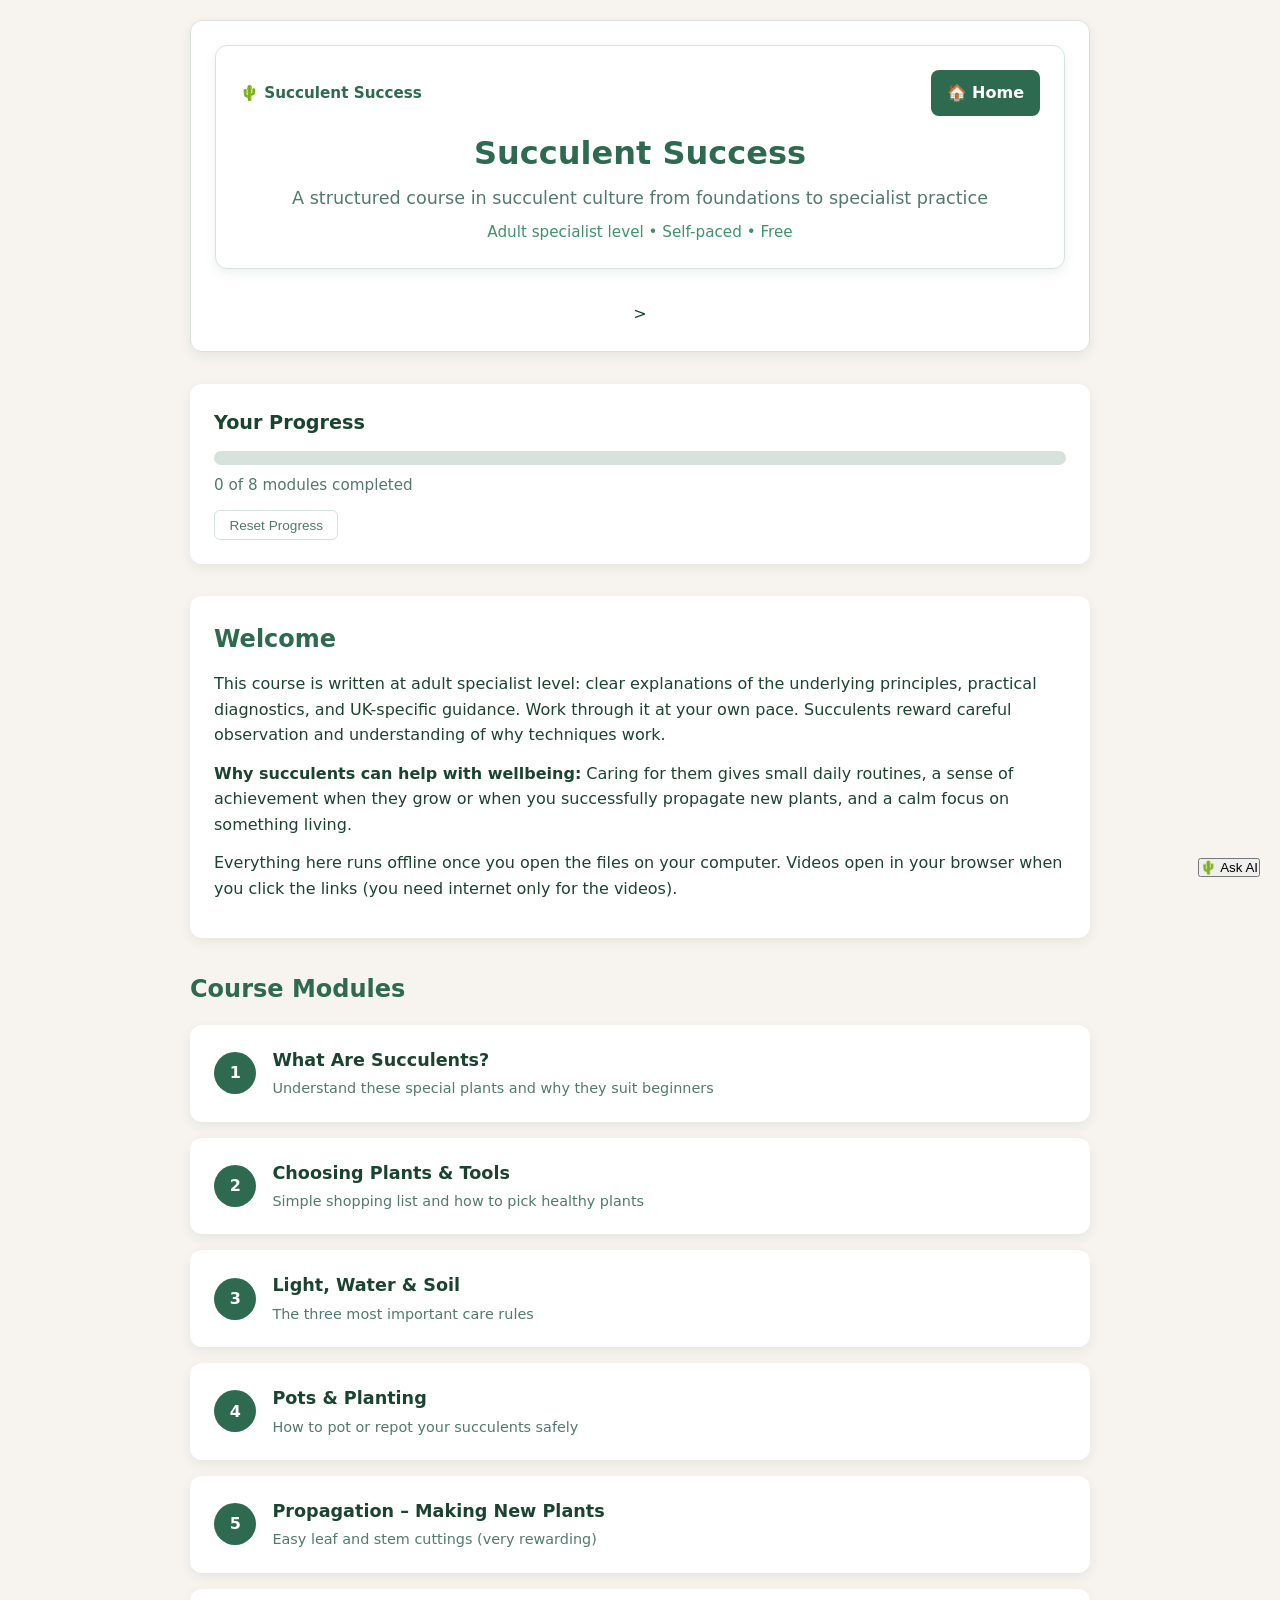
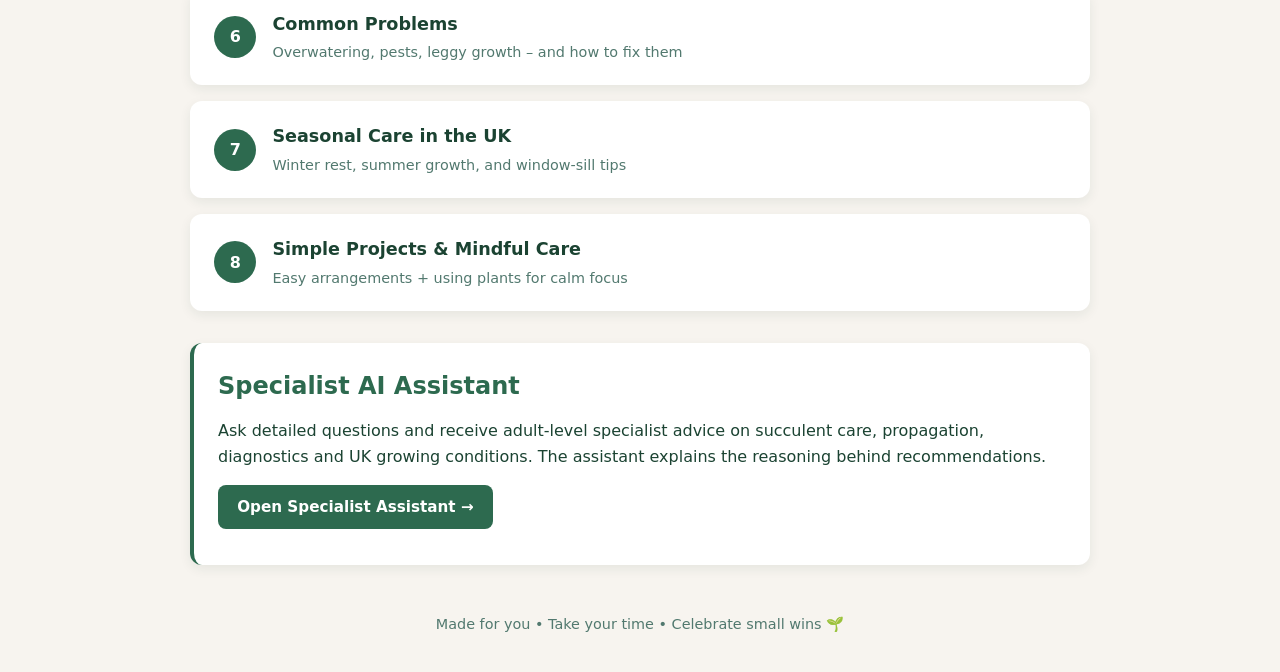
<file: index.html>
<!DOCTYPE html>
<html lang="en">
<head>
  <meta charset="UTF-8">
  <meta name="viewport" content="width=device-width, initial-scale=1.0">
  <meta name="description" content="A gentle, free beginner course for growing succulents. Self-paced with progress tracking and UK seasonal advice.">
  <meta name="theme-color" content="#2d6a4f">
  <title>Succulent Success – Free Beginner Course</title>
  <link rel="stylesheet" href="css/style.css">
</head>
<body>
  <div class="container">
    <header>
      
<header>
  <nav class="site-nav" aria-label="Main navigation">
    <span class="site-brand">🌵 Succulent Success</span>
    <a href="index.html" class="home-button">
      🏠 Home
    </a>
  </nav>

  <h1>Succulent Success</h1>
  <p class="subtitle">
    A structured course in succulent culture
    from foundations to specialist practice
  </p>
  <p class="tagline">
    Adult specialist level • Self-paced • Free
  </p>
</header>
>
    </header>

    <section class="progress-section">
      <h2>Your Progress</h2>
      <div class="progress-bar">
        <div class="progress-fill" id="progressFill"></div>
      </div>
      <p id="progressText">0 of 8 modules completed</p>
      <button id="resetProgress" class="btn-secondary">Reset Progress</button>
    </section>

    <section class="intro">
      <h2>Welcome</h2>
      <p>This course is written at adult specialist level: clear explanations of the underlying principles, practical diagnostics, and UK-specific guidance. Work through it at your own pace. Succulents reward careful observation and understanding of why techniques work.</p>
      <p><strong>Why succulents can help with wellbeing:</strong> Caring for them gives small daily routines, a sense of achievement when they grow or when you successfully propagate new plants, and a calm focus on something living.</p>
      <p>Everything here runs offline once you open the files on your computer. Videos open in your browser when you click the links (you need internet only for the videos).</p>
    </section>

    <section class="modules">
      <h2>Course Modules</h2>
      <div class="module-grid" id="moduleGrid">
        <!-- Modules will be injected by JS -->
      </div>
    </section>

    <section class="intro" style="margin-top: 2rem; border-left: 4px solid var(--accent);">
      <h2>Specialist AI Assistant</h2>
      <p>Ask detailed questions and receive adult-level specialist advice on succulent care, propagation, diagnostics and UK growing conditions. The assistant explains the reasoning behind recommendations.</p>
      <p style="margin-top: 1rem;">
        <a href="chat.html" class="btn">Open Specialist Assistant →</a>
      </p>
    </section>

    <footer>
      <p>Made for you • Take your time • Celebrate small wins 🌱</p>
    </footer>
  </div>

  <script src="js/app.js"></script>

<link rel="stylesheet" href="css/ai-widget.css">
<script src="js/ai-widget.js" defer></script>

</body>
</html>
</file>
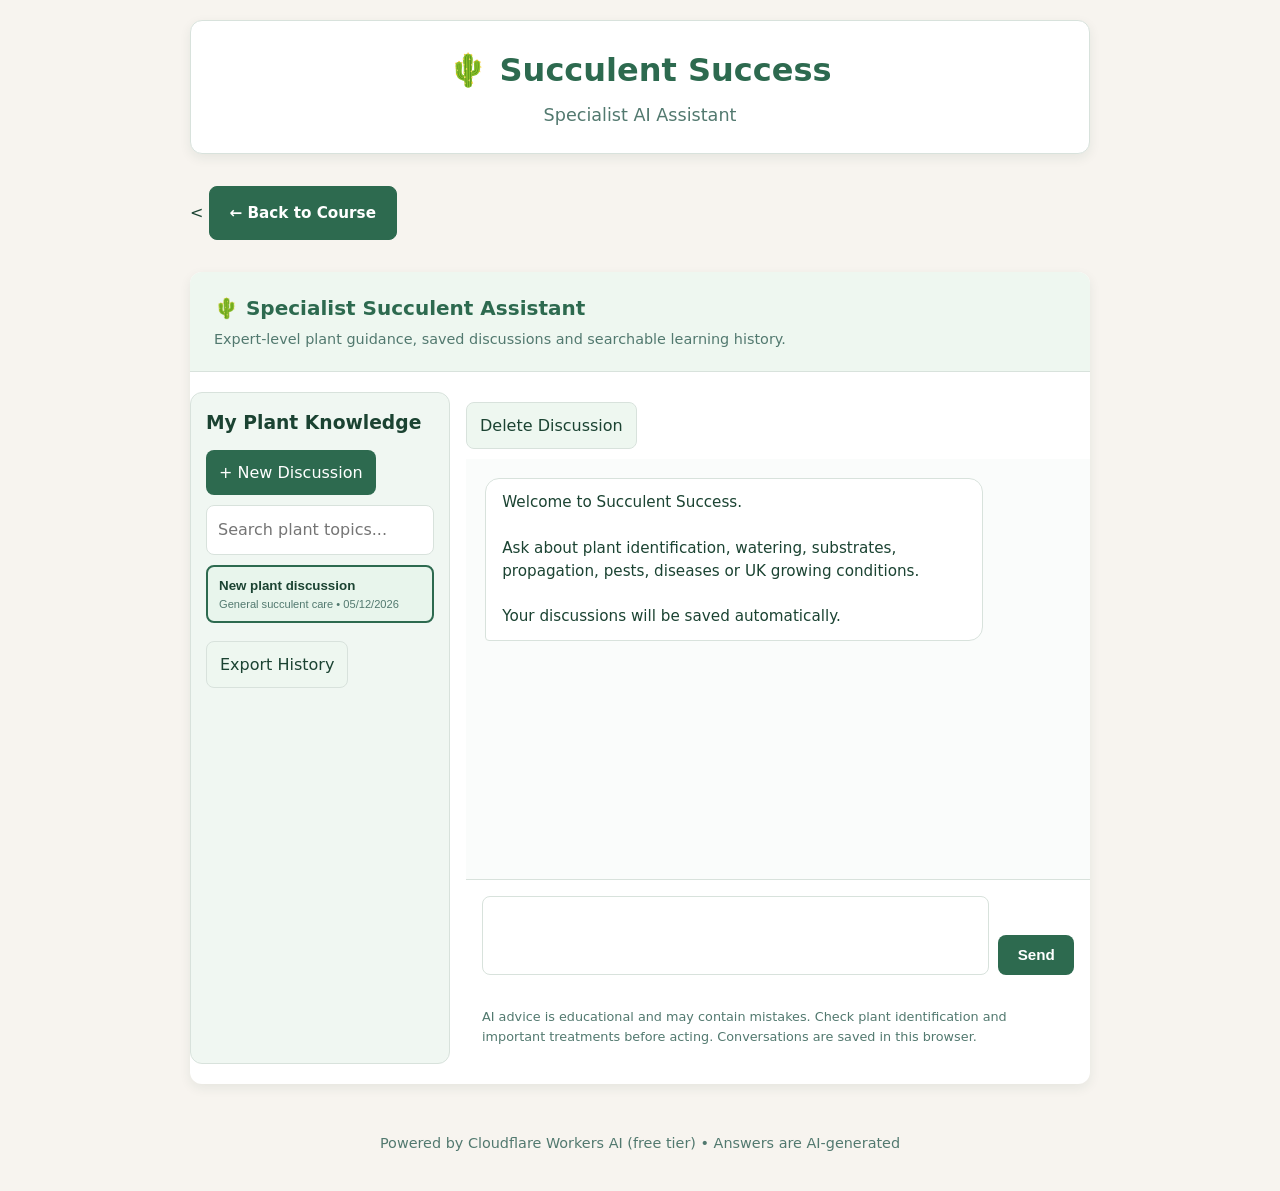
<file: chat.html>
<!DOCTYPE html>
<html lang="en">
<head>
  <meta charset="UTF-8">
  <meta name="viewport" content="width=device-width, initial-scale=1.0">
  <meta name="description" content="Detailed specialist advice on succulent care, propagation and UK growing – free AI assistant">
  <meta name="theme-color" content="#2d6a4f">
  <title>Specialist Succulent Assistant</title>
  <link rel="stylesheet" href="css/style.css">
</head>
<body>
  <div class="container">
    <header>
      <h1>🌵 Succulent Success</h1>
      <p class="subtitle">Specialist AI Assistant</p>
    </header>

    <p style="margin-bottom: 1rem;">
      <
<a href="index.html"
   class="btn"
   style="background:#2d6a4f;
          color:#ffffff;
          border:1px solid #2d6a4f;
          padding:14px 20px;
          border-radius:8px;
          font-weight:700;
          text-decoration:none;
          display:inline-block;">
  ← Back to Course
</a>

    </p>

    <div id="chatContainer" class="chat-section">
      <!-- Chat UI is injected by chat.js -->
    </div>

    <footer>
      <p>Powered by Cloudflare Workers AI (free tier) • Answers are AI-generated</p>
    </footer>
  </div>

  <script src="js/chat.js"></script>
</body>
</html>
</file>
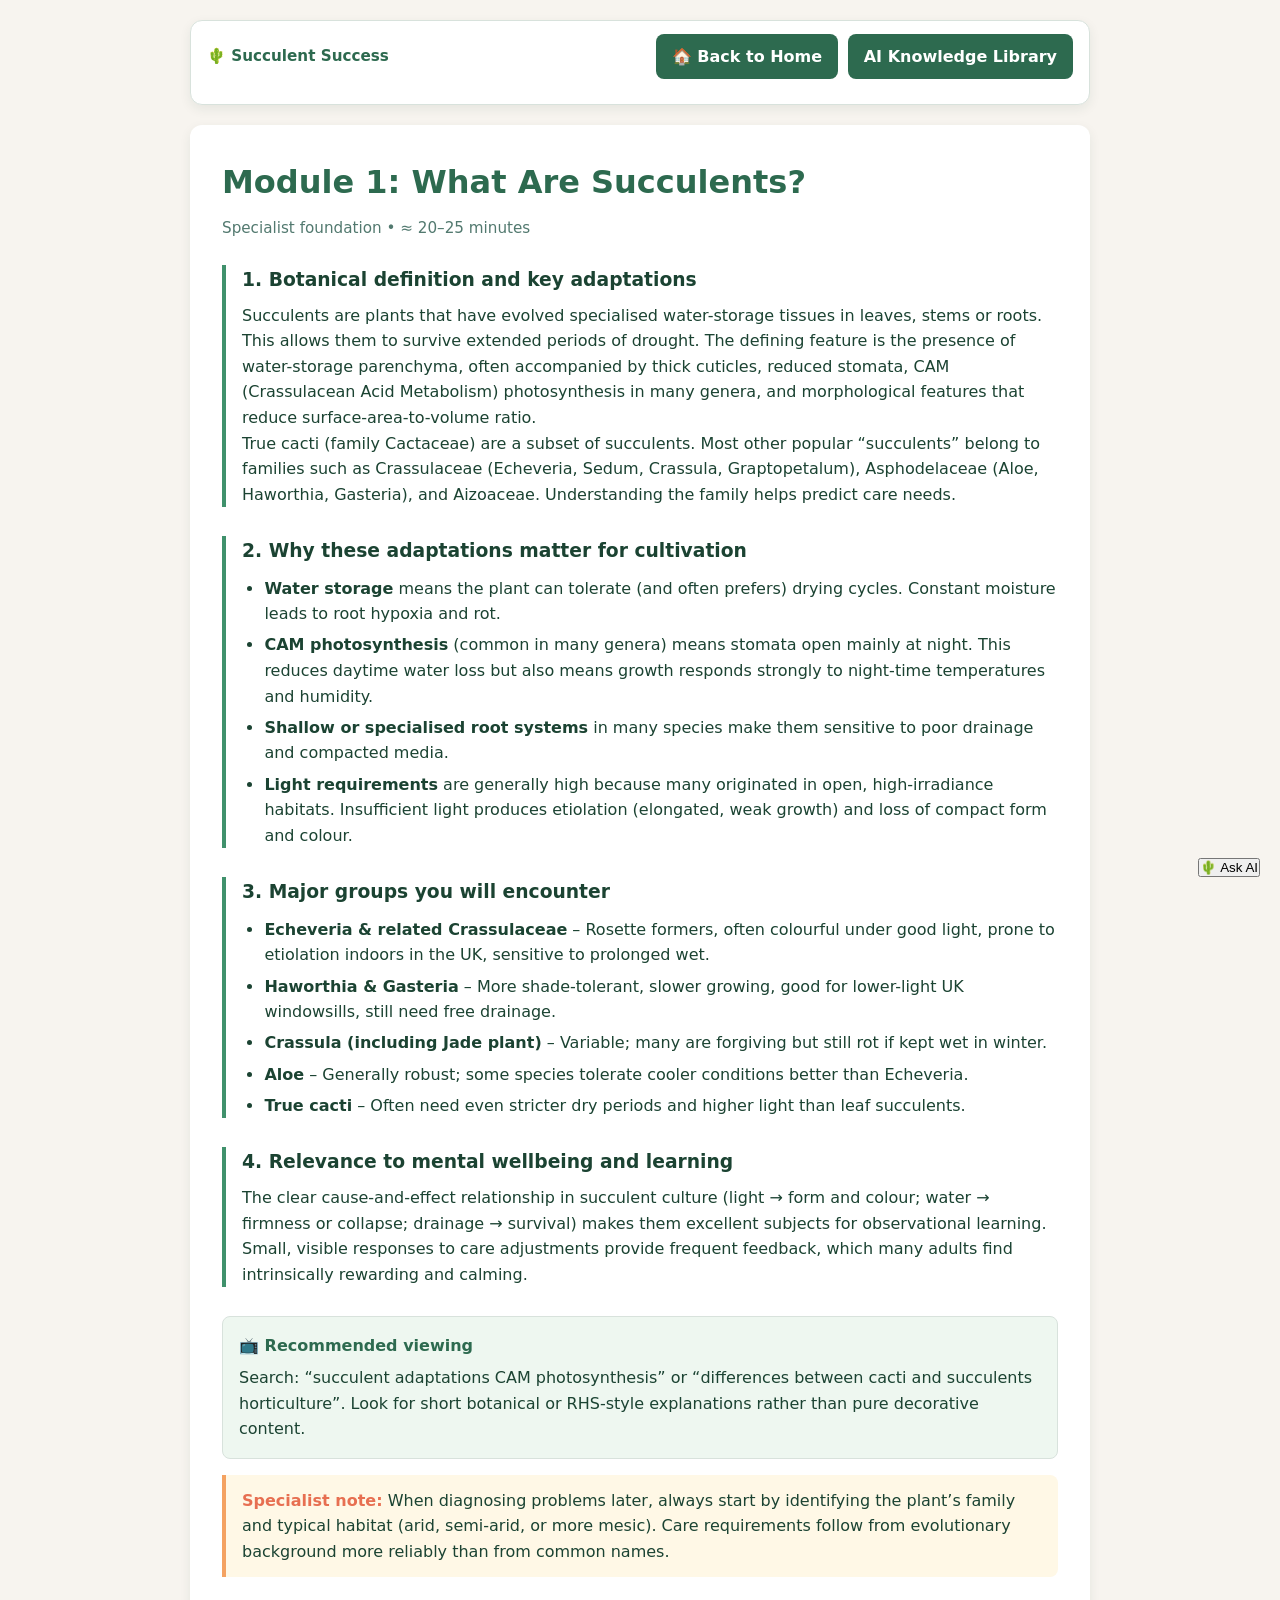
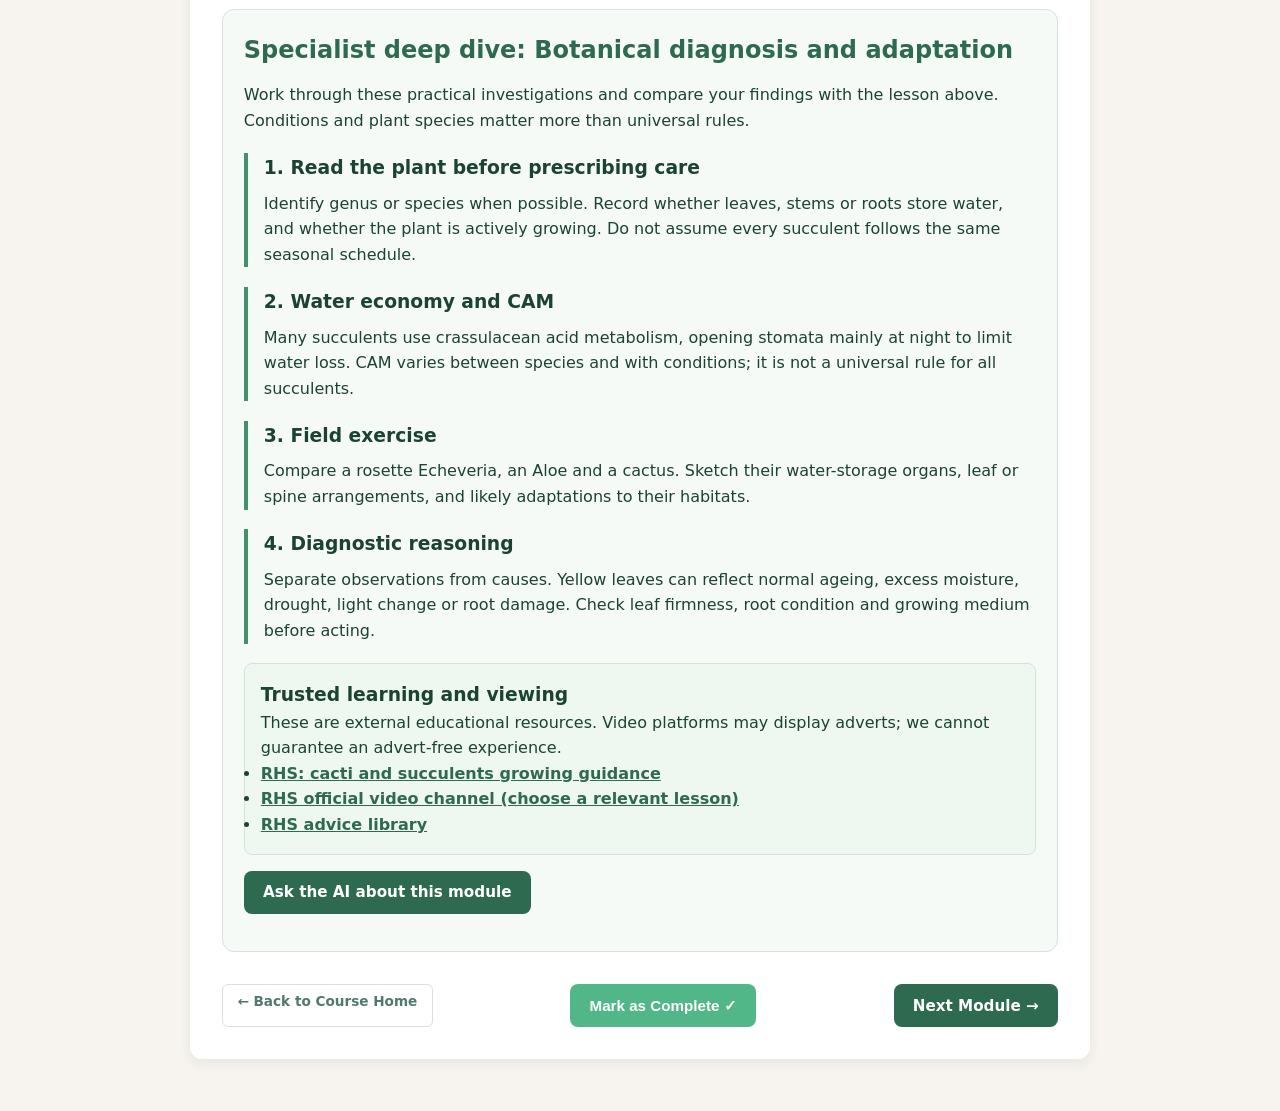
<file: modules/01-what-are-succulents.html>
<!DOCTYPE html>
<html lang="en">
<head>
  <meta charset="UTF-8">
  <meta name="viewport" content="width=device-width, initial-scale=1.0">
  <title>Module 1 – What Are Succulents?</title>
  <link rel="stylesheet" href="../css/style.css">
  <link rel="stylesheet" href="../css/ai-widget.css">
</head>

<body>
  <div class="container">
    <header class="lesson-sticky-header"><nav class="site-nav" aria-label="Course navigation"><span class="site-brand">🌵 Succulent Success</span><div class="lesson-nav-actions"><a class="home-button" href="../index.html">🏠 Back to Home</a><a class="home-button" href="../chat.html">AI Knowledge Library</a></div></nav></header>


    <div class="module-page">

      <h1>Module 1: What Are Succulents?</h1>
      <p class="module-meta">Specialist foundation • ≈ 20–25 minutes</p>

      <div class="step">
        <h3>1. Botanical definition and key adaptations</h3>
        <p>Succulents are plants that have evolved specialised water-storage tissues in leaves, stems or roots. This allows them to survive extended periods of drought. The defining feature is the presence of water-storage parenchyma, often accompanied by thick cuticles, reduced stomata, CAM (Crassulacean Acid Metabolism) photosynthesis in many genera, and morphological features that reduce surface-area-to-volume ratio.</p>
        <p>True cacti (family Cactaceae) are a subset of succulents. Most other popular “succulents” belong to families such as Crassulaceae (Echeveria, Sedum, Crassula, Graptopetalum), Asphodelaceae (Aloe, Haworthia, Gasteria), and Aizoaceae. Understanding the family helps predict care needs.</p>
      </div>

      <div class="step">
        <h3>2. Why these adaptations matter for cultivation</h3>
        <ul>
          <li><strong>Water storage</strong> means the plant can tolerate (and often prefers) drying cycles. Constant moisture leads to root hypoxia and rot.</li>
          <li><strong>CAM photosynthesis</strong> (common in many genera) means stomata open mainly at night. This reduces daytime water loss but also means growth responds strongly to night-time temperatures and humidity.</li>
          <li><strong>Shallow or specialised root systems</strong> in many species make them sensitive to poor drainage and compacted media.</li>
          <li><strong>Light requirements</strong> are generally high because many originated in open, high-irradiance habitats. Insufficient light produces etiolation (elongated, weak growth) and loss of compact form and colour.</li>
        </ul>
      </div>

      <div class="step">
        <h3>3. Major groups you will encounter</h3>
        <ul>
          <li><strong>Echeveria &amp; related Crassulaceae</strong> – Rosette formers, often colourful under good light, prone to etiolation indoors in the UK, sensitive to prolonged wet.</li>
          <li><strong>Haworthia &amp; Gasteria</strong> – More shade-tolerant, slower growing, good for lower-light UK windowsills, still need free drainage.</li>
          <li><strong>Crassula (including Jade plant)</strong> – Variable; many are forgiving but still rot if kept wet in winter.</li>
          <li><strong>Aloe</strong> – Generally robust; some species tolerate cooler conditions better than Echeveria.</li>
          <li><strong>True cacti</strong> – Often need even stricter dry periods and higher light than leaf succulents.</li>
        </ul>
      </div>

      <div class="step">
        <h3>4. Relevance to mental wellbeing and learning</h3>
        <p>The clear cause-and-effect relationship in succulent culture (light → form and colour; water → firmness or collapse; drainage → survival) makes them excellent subjects for observational learning. Small, visible responses to care adjustments provide frequent feedback, which many adults find intrinsically rewarding and calming.</p>
      </div>

      <div class="video-box">
        <h4>📺 Recommended viewing</h4>
        <p>Search: “succulent adaptations CAM photosynthesis” or “differences between cacti and succulents horticulture”. Look for short botanical or RHS-style explanations rather than pure decorative content.</p>
      </div>

      <div class="tip">
        <strong>Specialist note:</strong> When diagnosing problems later, always start by identifying the plant’s family and typical habitat (arid, semi-arid, or more mesic). Care requirements follow from evolutionary background more reliably than from common names.
      </div>

      
      <section class="specialist-extension" aria-labelledby="deep-dive-title"><h2 id="deep-dive-title">Specialist deep dive: Botanical diagnosis and adaptation</h2><p>Work through these practical investigations and compare your findings with the lesson above. Conditions and plant species matter more than universal rules.</p><div class="step"><h3>1. Read the plant before prescribing care</h3><p>Identify genus or species when possible. Record whether leaves, stems or roots store water, and whether the plant is actively growing. Do not assume every succulent follows the same seasonal schedule.</p></div><div class="step"><h3>2. Water economy and CAM</h3><p>Many succulents use crassulacean acid metabolism, opening stomata mainly at night to limit water loss. CAM varies between species and with conditions; it is not a universal rule for all succulents.</p></div><div class="step"><h3>3. Field exercise</h3><p>Compare a rosette Echeveria, an Aloe and a cactus. Sketch their water-storage organs, leaf or spine arrangements, and likely adaptations to their habitats.</p></div><div class="step"><h3>4. Diagnostic reasoning</h3><p>Separate observations from causes. Yellow leaves can reflect normal ageing, excess moisture, drought, light change or root damage. Check leaf firmness, root condition and growing medium before acting.</p></div><div class="video-box"><h3>Trusted learning and viewing</h3><p>These are external educational resources. Video platforms may display adverts; we cannot guarantee an advert-free experience.</p><ul><li><a href="https://www.rhs.org.uk/plants/types/cacti-succulents" target="_blank" rel="noopener noreferrer">RHS: cacti and succulents growing guidance</a></li><li><a href="https://www.youtube.com/@The_RHS" target="_blank" rel="noopener noreferrer">RHS official video channel (choose a relevant lesson)</a></li><li><a href="https://www.rhs.org.uk/advice" target="_blank" rel="noopener noreferrer">RHS advice library</a></li></ul></div><p><a class="btn" href="../chat.html">Ask the AI about this module</a></p></section>
      <div class="nav-buttons">
        <a href="../index.html" class="btn btn-secondary">← Back to Course Home</a>
        <button class="btn complete-btn" onclick="markComplete(1)">Mark as Complete ✓</button>
        <a href="02-choosing-plants.html" class="btn">Next Module →</a>
      </div>
    </div>
  </div>
  <script src="../js/app.js"></script>
  <script src="../js/ai-widget.js" defer></script>
</body>
</html>
</file>
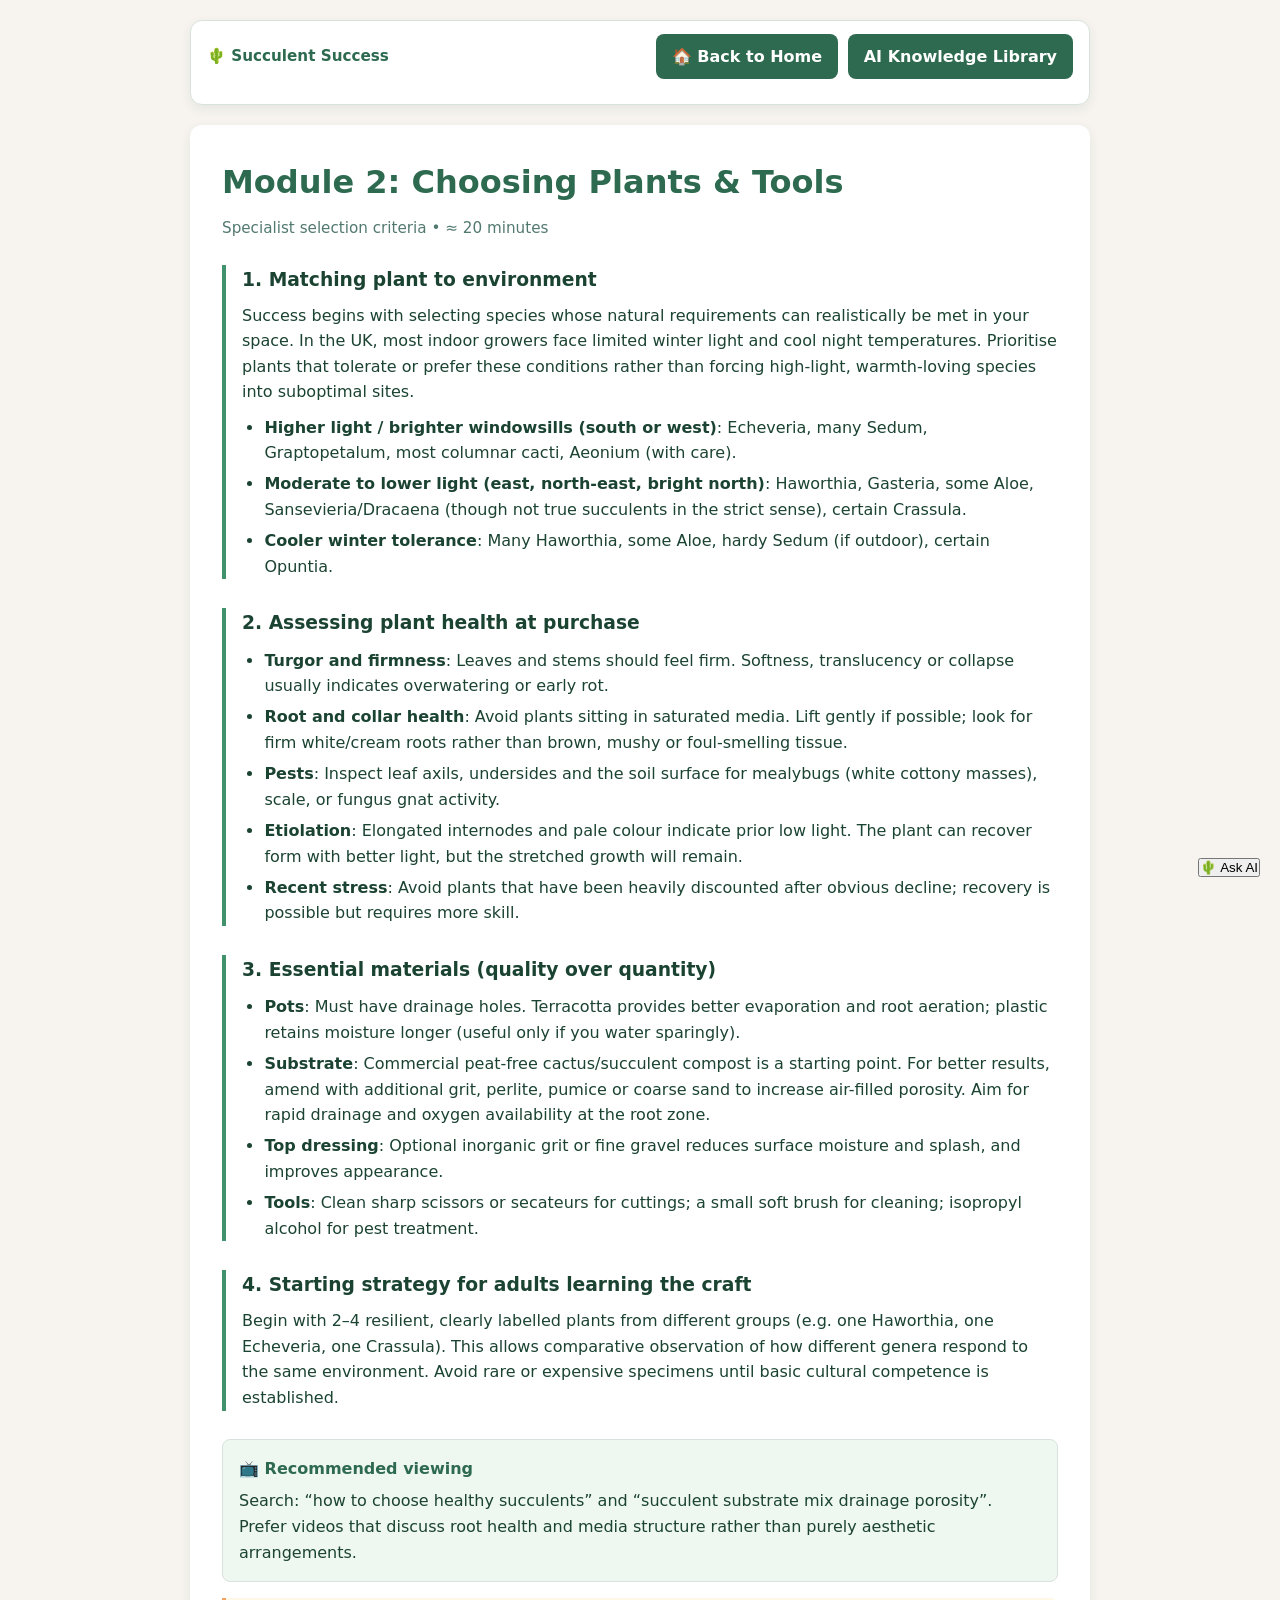
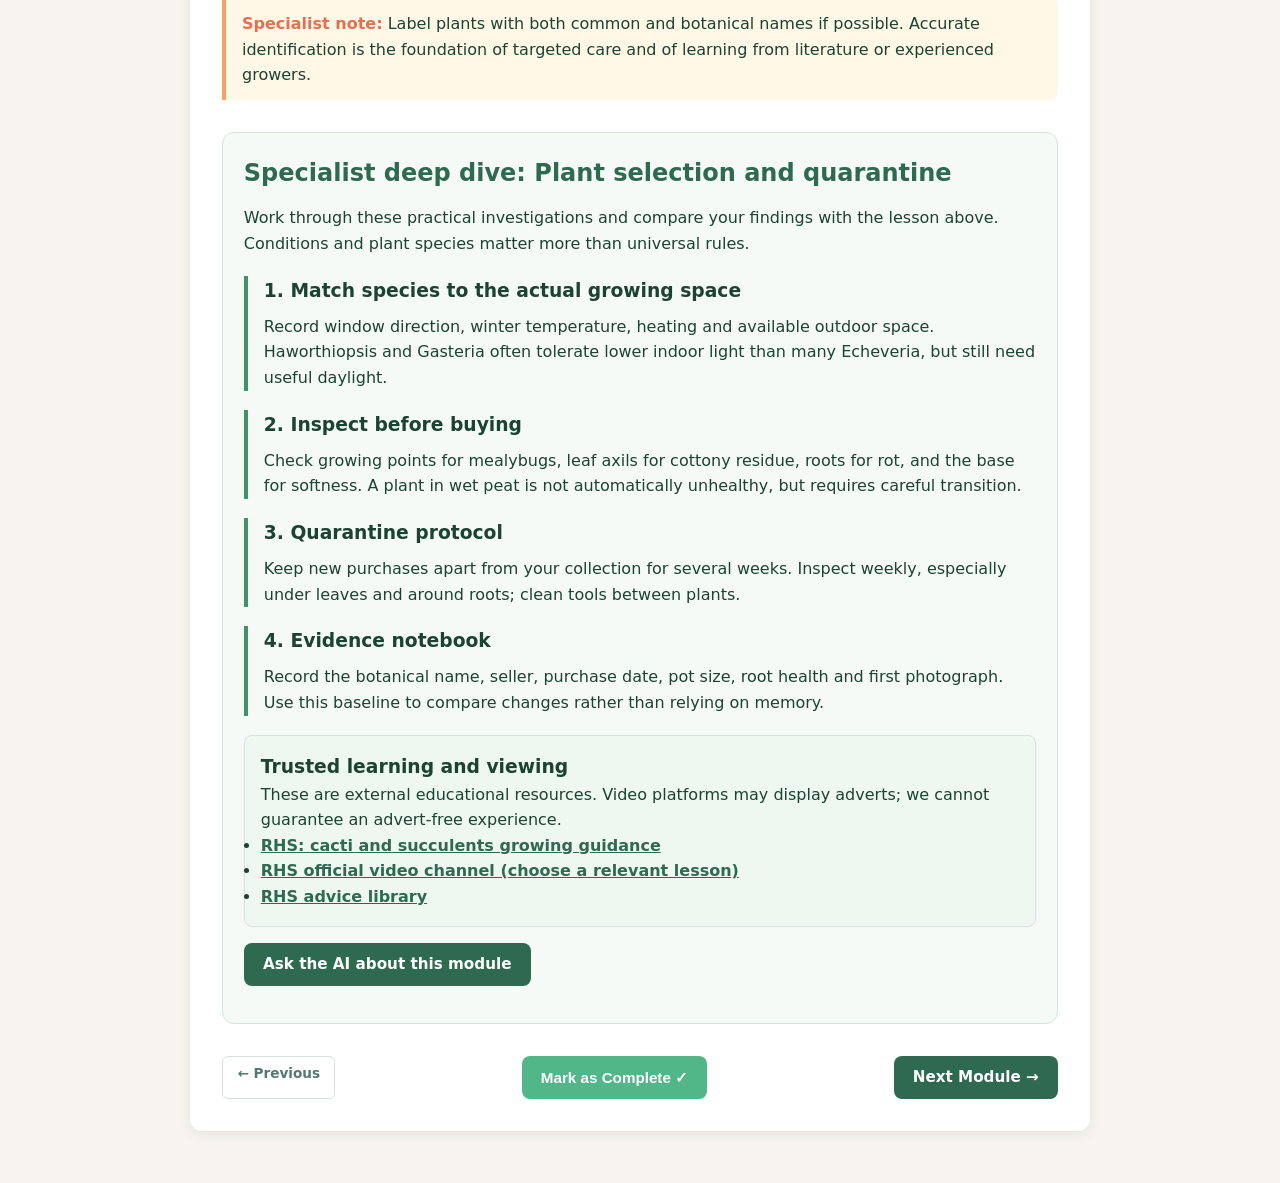
<file: modules/02-choosing-plants.html>
<!DOCTYPE html>
<html lang="en">
<head>
  <meta charset="UTF-8">
  <meta name="viewport" content="width=device-width, initial-scale=1.0">
  <title>Module 2 – Choosing Plants & Tools</title>
  <link rel="stylesheet" href="../css/style.css">
  <link rel="stylesheet" href="../css/ai-widget.css">
</head>
<body>
  <div class="container">
    <header class="lesson-sticky-header"><nav class="site-nav" aria-label="Course navigation"><span class="site-brand">🌵 Succulent Success</span><div class="lesson-nav-actions"><a class="home-button" href="../index.html">🏠 Back to Home</a><a class="home-button" href="../chat.html">AI Knowledge Library</a></div></nav></header>

    <div class="module-page">
      <h1>Module 2: Choosing Plants & Tools</h1>
      <p class="module-meta">Specialist selection criteria • ≈ 20 minutes</p>

      <div class="step">
        <h3>1. Matching plant to environment</h3>
        <p>Success begins with selecting species whose natural requirements can realistically be met in your space. In the UK, most indoor growers face limited winter light and cool night temperatures. Prioritise plants that tolerate or prefer these conditions rather than forcing high-light, warmth-loving species into suboptimal sites.</p>
        <ul>
          <li><strong>Higher light / brighter windowsills (south or west)</strong>: Echeveria, many Sedum, Graptopetalum, most columnar cacti, Aeonium (with care).</li>
          <li><strong>Moderate to lower light (east, north-east, bright north)</strong>: Haworthia, Gasteria, some Aloe, Sansevieria/Dracaena (though not true succulents in the strict sense), certain Crassula.</li>
          <li><strong>Cooler winter tolerance</strong>: Many Haworthia, some Aloe, hardy Sedum (if outdoor), certain Opuntia.</li>
        </ul>
      </div>

      <div class="step">
        <h3>2. Assessing plant health at purchase</h3>
        <ul>
          <li><strong>Turgor and firmness</strong>: Leaves and stems should feel firm. Softness, translucency or collapse usually indicates overwatering or early rot.</li>
          <li><strong>Root and collar health</strong>: Avoid plants sitting in saturated media. Lift gently if possible; look for firm white/cream roots rather than brown, mushy or foul-smelling tissue.</li>
          <li><strong>Pests</strong>: Inspect leaf axils, undersides and the soil surface for mealybugs (white cottony masses), scale, or fungus gnat activity.</li>
          <li><strong>Etiolation</strong>: Elongated internodes and pale colour indicate prior low light. The plant can recover form with better light, but the stretched growth will remain.</li>
          <li><strong>Recent stress</strong>: Avoid plants that have been heavily discounted after obvious decline; recovery is possible but requires more skill.</li>
        </ul>
      </div>

      <div class="step">
        <h3>3. Essential materials (quality over quantity)</h3>
        <ul>
          <li><strong>Pots</strong>: Must have drainage holes. Terracotta provides better evaporation and root aeration; plastic retains moisture longer (useful only if you water sparingly).</li>
          <li><strong>Substrate</strong>: Commercial peat-free cactus/succulent compost is a starting point. For better results, amend with additional grit, perlite, pumice or coarse sand to increase air-filled porosity. Aim for rapid drainage and oxygen availability at the root zone.</li>
          <li><strong>Top dressing</strong>: Optional inorganic grit or fine gravel reduces surface moisture and splash, and improves appearance.</li>
          <li><strong>Tools</strong>: Clean sharp scissors or secateurs for cuttings; a small soft brush for cleaning; isopropyl alcohol for pest treatment.</li>
        </ul>
      </div>

      <div class="step">
        <h3>4. Starting strategy for adults learning the craft</h3>
        <p>Begin with 2–4 resilient, clearly labelled plants from different groups (e.g. one Haworthia, one Echeveria, one Crassula). This allows comparative observation of how different genera respond to the same environment. Avoid rare or expensive specimens until basic cultural competence is established.</p>
      </div>

      <div class="video-box">
        <h4>📺 Recommended viewing</h4>
        <p>Search: “how to choose healthy succulents” and “succulent substrate mix drainage porosity”. Prefer videos that discuss root health and media structure rather than purely aesthetic arrangements.</p>
      </div>

      <div class="tip">
        <strong>Specialist note:</strong> Label plants with both common and botanical names if possible. Accurate identification is the foundation of targeted care and of learning from literature or experienced growers.
      </div>

      
      <section class="specialist-extension" aria-labelledby="deep-dive-title"><h2 id="deep-dive-title">Specialist deep dive: Plant selection and quarantine</h2><p>Work through these practical investigations and compare your findings with the lesson above. Conditions and plant species matter more than universal rules.</p><div class="step"><h3>1. Match species to the actual growing space</h3><p>Record window direction, winter temperature, heating and available outdoor space. Haworthiopsis and Gasteria often tolerate lower indoor light than many Echeveria, but still need useful daylight.</p></div><div class="step"><h3>2. Inspect before buying</h3><p>Check growing points for mealybugs, leaf axils for cottony residue, roots for rot, and the base for softness. A plant in wet peat is not automatically unhealthy, but requires careful transition.</p></div><div class="step"><h3>3. Quarantine protocol</h3><p>Keep new purchases apart from your collection for several weeks. Inspect weekly, especially under leaves and around roots; clean tools between plants.</p></div><div class="step"><h3>4. Evidence notebook</h3><p>Record the botanical name, seller, purchase date, pot size, root health and first photograph. Use this baseline to compare changes rather than relying on memory.</p></div><div class="video-box"><h3>Trusted learning and viewing</h3><p>These are external educational resources. Video platforms may display adverts; we cannot guarantee an advert-free experience.</p><ul><li><a href="https://www.rhs.org.uk/plants/types/cacti-succulents" target="_blank" rel="noopener noreferrer">RHS: cacti and succulents growing guidance</a></li><li><a href="https://www.youtube.com/@The_RHS" target="_blank" rel="noopener noreferrer">RHS official video channel (choose a relevant lesson)</a></li><li><a href="https://www.rhs.org.uk/advice" target="_blank" rel="noopener noreferrer">RHS advice library</a></li></ul></div><p><a class="btn" href="../chat.html">Ask the AI about this module</a></p></section>
      <div class="nav-buttons">
        <a href="01-what-are-succulents.html" class="btn btn-secondary">← Previous</a>
        <button class="btn complete-btn" onclick="markComplete(2)">Mark as Complete ✓</button>
        <a href="03-light-water-soil.html" class="btn">Next Module →</a>
      </div>
    </div>
  </div>
  <script src="../js/app.js"></script>
  <script src="../js/ai-widget.js" defer></script>
</body>
</html>
</file>
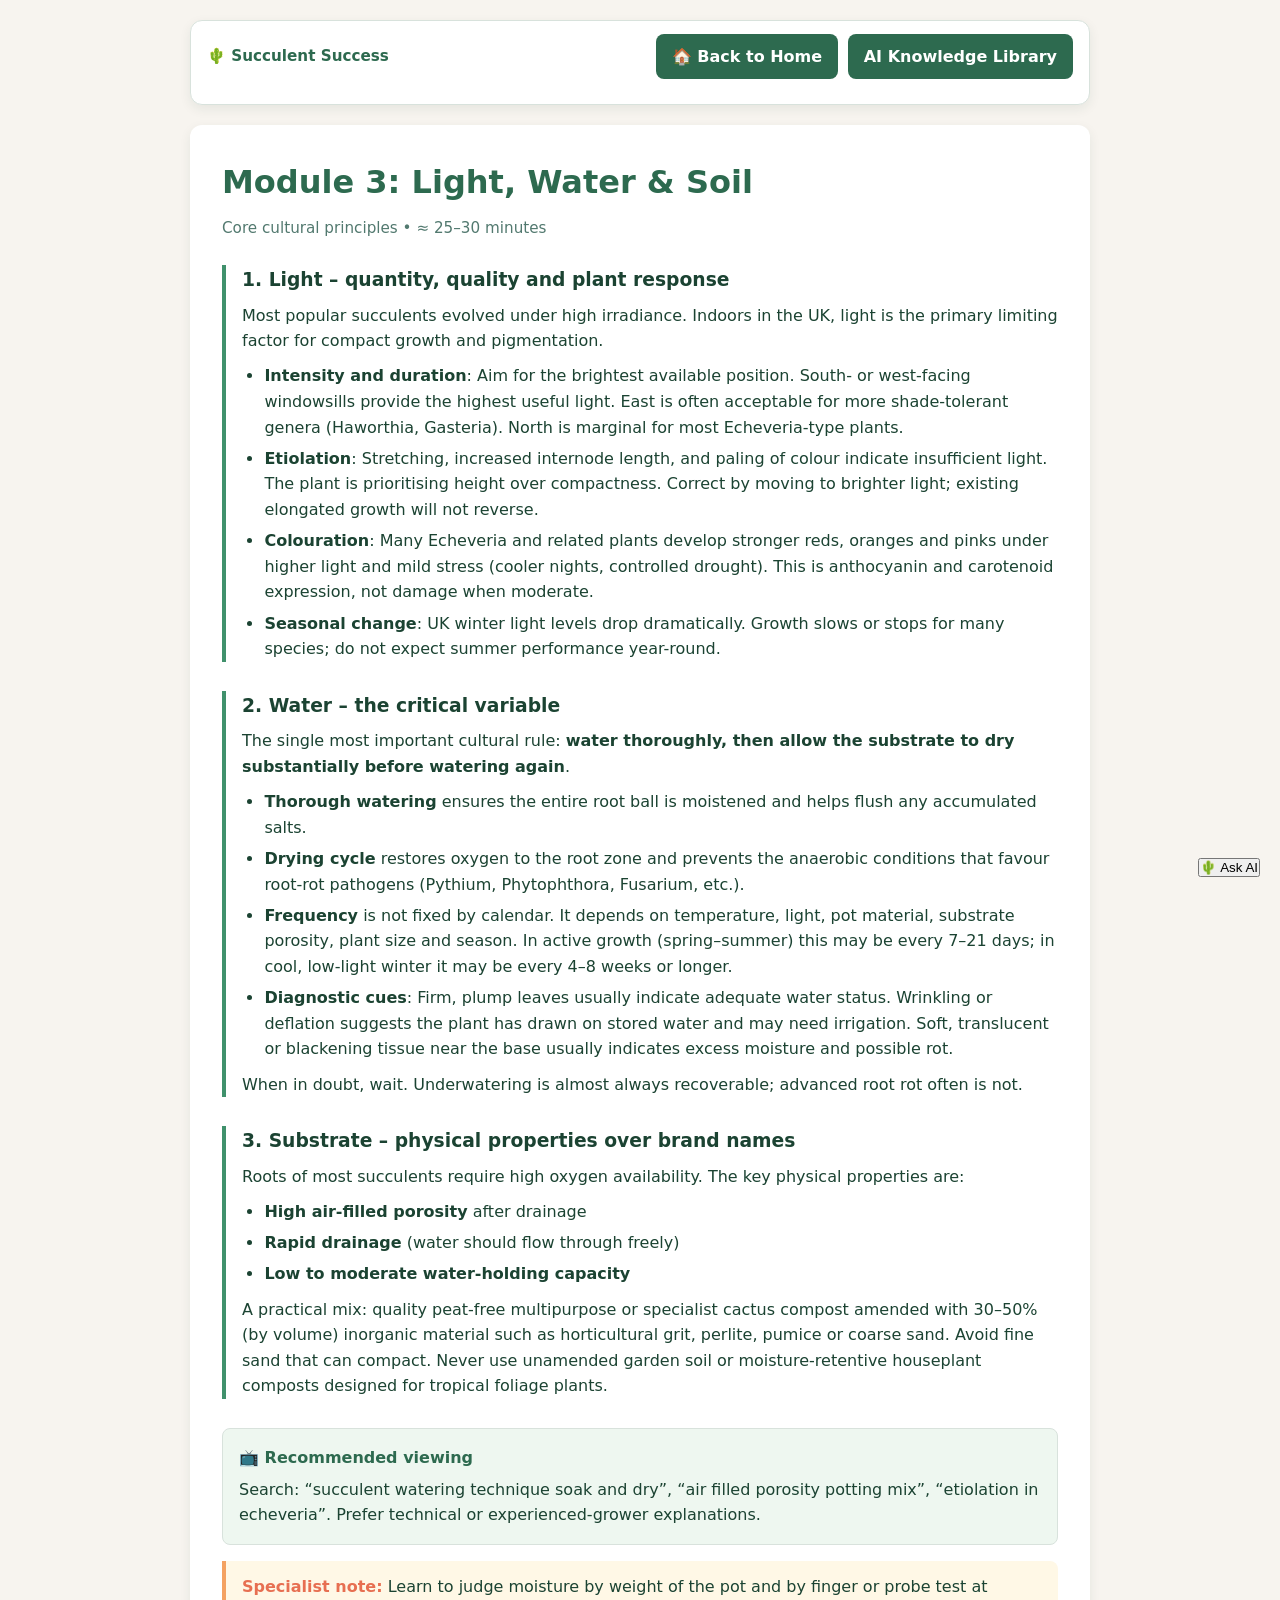
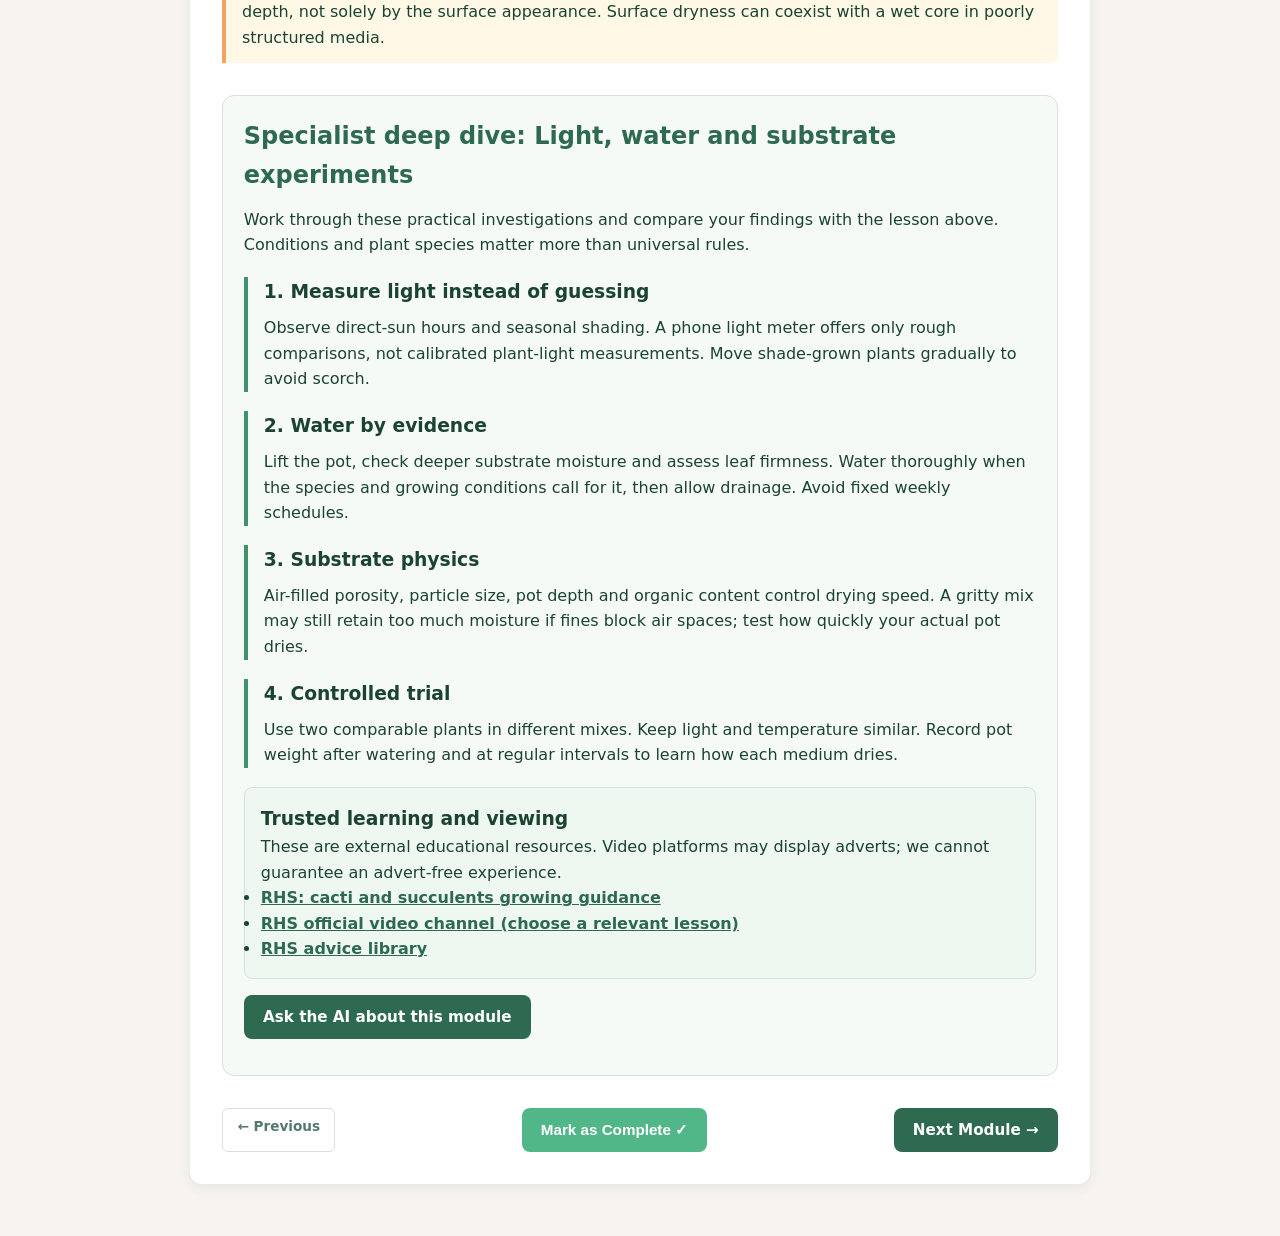
<file: modules/03-light-water-soil.html>
<!DOCTYPE html>
<html lang="en">
<head>
  <meta charset="UTF-8">
  <meta name="viewport" content="width=device-width, initial-scale=1.0">
  <title>Module 3 – Light, Water & Soil</title>
  <link rel="stylesheet" href="../css/style.css">
  <link rel="stylesheet" href="../css/ai-widget.css">
</head>
<body>
  <div class="container">
    <header class="lesson-sticky-header"><nav class="site-nav" aria-label="Course navigation"><span class="site-brand">🌵 Succulent Success</span><div class="lesson-nav-actions"><a class="home-button" href="../index.html">🏠 Back to Home</a><a class="home-button" href="../chat.html">AI Knowledge Library</a></div></nav></header>

    <div class="module-page">
      <h1>Module 3: Light, Water & Soil</h1>
      <p class="module-meta">Core cultural principles • ≈ 25–30 minutes</p>

      <div class="step">
        <h3>1. Light – quantity, quality and plant response</h3>
        <p>Most popular succulents evolved under high irradiance. Indoors in the UK, light is the primary limiting factor for compact growth and pigmentation.</p>
        <ul>
          <li><strong>Intensity and duration</strong>: Aim for the brightest available position. South- or west-facing windowsills provide the highest useful light. East is often acceptable for more shade-tolerant genera (Haworthia, Gasteria). North is marginal for most Echeveria-type plants.</li>
          <li><strong>Etiolation</strong>: Stretching, increased internode length, and paling of colour indicate insufficient light. The plant is prioritising height over compactness. Correct by moving to brighter light; existing elongated growth will not reverse.</li>
          <li><strong>Colouration</strong>: Many Echeveria and related plants develop stronger reds, oranges and pinks under higher light and mild stress (cooler nights, controlled drought). This is anthocyanin and carotenoid expression, not damage when moderate.</li>
          <li><strong>Seasonal change</strong>: UK winter light levels drop dramatically. Growth slows or stops for many species; do not expect summer performance year-round.</li>
        </ul>
      </div>

      <div class="step">
        <h3>2. Water – the critical variable</h3>
        <p>The single most important cultural rule: <strong>water thoroughly, then allow the substrate to dry substantially before watering again</strong>.</p>
        <ul>
          <li><strong>Thorough watering</strong> ensures the entire root ball is moistened and helps flush any accumulated salts.</li>
          <li><strong>Drying cycle</strong> restores oxygen to the root zone and prevents the anaerobic conditions that favour root-rot pathogens (Pythium, Phytophthora, Fusarium, etc.).</li>
          <li><strong>Frequency</strong> is not fixed by calendar. It depends on temperature, light, pot material, substrate porosity, plant size and season. In active growth (spring–summer) this may be every 7–21 days; in cool, low-light winter it may be every 4–8 weeks or longer.</li>
          <li><strong>Diagnostic cues</strong>: Firm, plump leaves usually indicate adequate water status. Wrinkling or deflation suggests the plant has drawn on stored water and may need irrigation. Soft, translucent or blackening tissue near the base usually indicates excess moisture and possible rot.</li>
        </ul>
        <p>When in doubt, wait. Underwatering is almost always recoverable; advanced root rot often is not.</p>
      </div>

      <div class="step">
        <h3>3. Substrate – physical properties over brand names</h3>
        <p>Roots of most succulents require high oxygen availability. The key physical properties are:</p>
        <ul>
          <li><strong>High air-filled porosity</strong> after drainage</li>
          <li><strong>Rapid drainage</strong> (water should flow through freely)</li>
          <li><strong>Low to moderate water-holding capacity</strong></li>
        </ul>
        <p>A practical mix: quality peat-free multipurpose or specialist cactus compost amended with 30–50% (by volume) inorganic material such as horticultural grit, perlite, pumice or coarse sand. Avoid fine sand that can compact. Never use unamended garden soil or moisture-retentive houseplant composts designed for tropical foliage plants.</p>
      </div>

      <div class="video-box">
        <h4>📺 Recommended viewing</h4>
        <p>Search: “succulent watering technique soak and dry”, “air filled porosity potting mix”, “etiolation in echeveria”. Prefer technical or experienced-grower explanations.</p>
      </div>

      <div class="tip">
        <strong>Specialist note:</strong> Learn to judge moisture by weight of the pot and by finger or probe test at depth, not solely by the surface appearance. Surface dryness can coexist with a wet core in poorly structured media.
      </div>

      
      <section class="specialist-extension" aria-labelledby="deep-dive-title"><h2 id="deep-dive-title">Specialist deep dive: Light, water and substrate experiments</h2><p>Work through these practical investigations and compare your findings with the lesson above. Conditions and plant species matter more than universal rules.</p><div class="step"><h3>1. Measure light instead of guessing</h3><p>Observe direct-sun hours and seasonal shading. A phone light meter offers only rough comparisons, not calibrated plant-light measurements. Move shade-grown plants gradually to avoid scorch.</p></div><div class="step"><h3>2. Water by evidence</h3><p>Lift the pot, check deeper substrate moisture and assess leaf firmness. Water thoroughly when the species and growing conditions call for it, then allow drainage. Avoid fixed weekly schedules.</p></div><div class="step"><h3>3. Substrate physics</h3><p>Air-filled porosity, particle size, pot depth and organic content control drying speed. A gritty mix may still retain too much moisture if fines block air spaces; test how quickly your actual pot dries.</p></div><div class="step"><h3>4. Controlled trial</h3><p>Use two comparable plants in different mixes. Keep light and temperature similar. Record pot weight after watering and at regular intervals to learn how each medium dries.</p></div><div class="video-box"><h3>Trusted learning and viewing</h3><p>These are external educational resources. Video platforms may display adverts; we cannot guarantee an advert-free experience.</p><ul><li><a href="https://www.rhs.org.uk/plants/types/cacti-succulents" target="_blank" rel="noopener noreferrer">RHS: cacti and succulents growing guidance</a></li><li><a href="https://www.youtube.com/@The_RHS" target="_blank" rel="noopener noreferrer">RHS official video channel (choose a relevant lesson)</a></li><li><a href="https://www.rhs.org.uk/advice" target="_blank" rel="noopener noreferrer">RHS advice library</a></li></ul></div><p><a class="btn" href="../chat.html">Ask the AI about this module</a></p></section>
      <div class="nav-buttons">
        <a href="02-choosing-plants.html" class="btn btn-secondary">← Previous</a>
        <button class="btn complete-btn" onclick="markComplete(3)">Mark as Complete ✓</button>
        <a href="04-pots-planting.html" class="btn">Next Module →</a>
      </div>
    </div>
  </div>
  <script src="../js/app.js"></script>
  <script src="../js/ai-widget.js" defer></script>
</body>
</html>
</file>
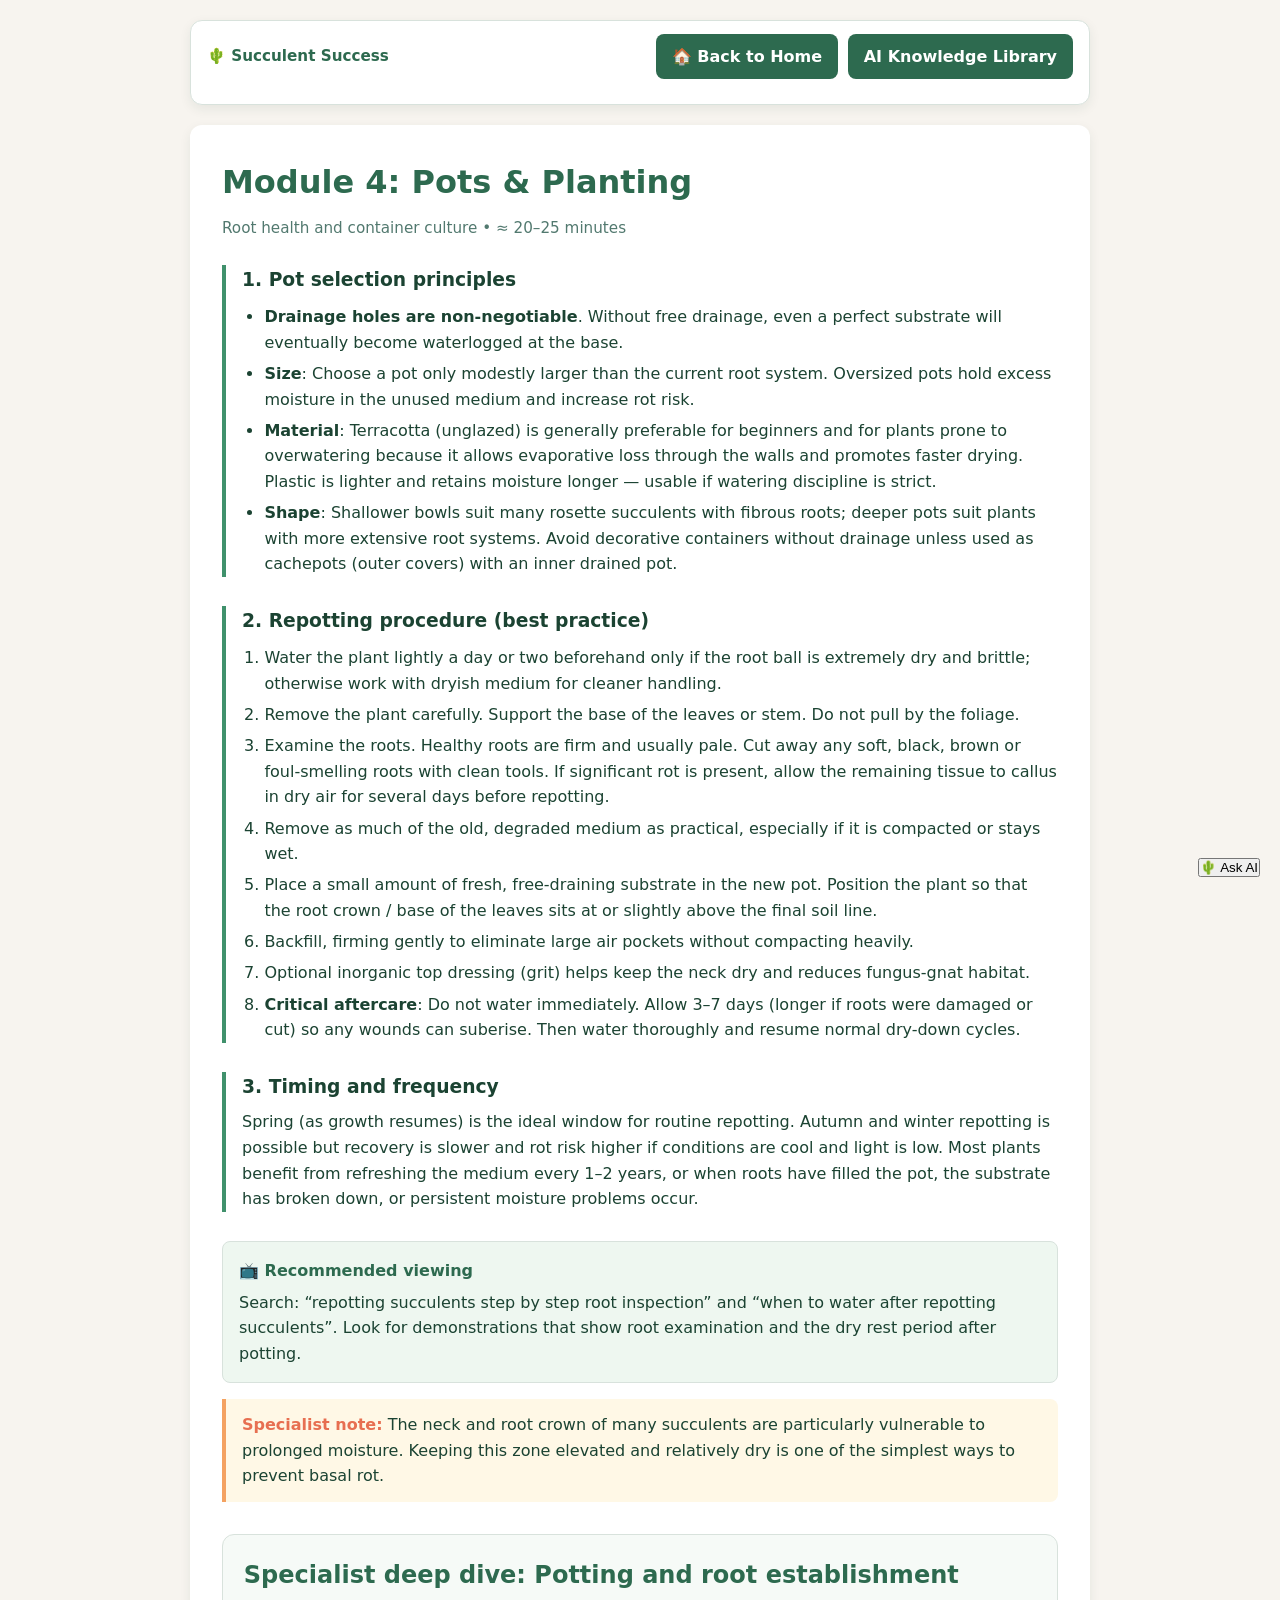
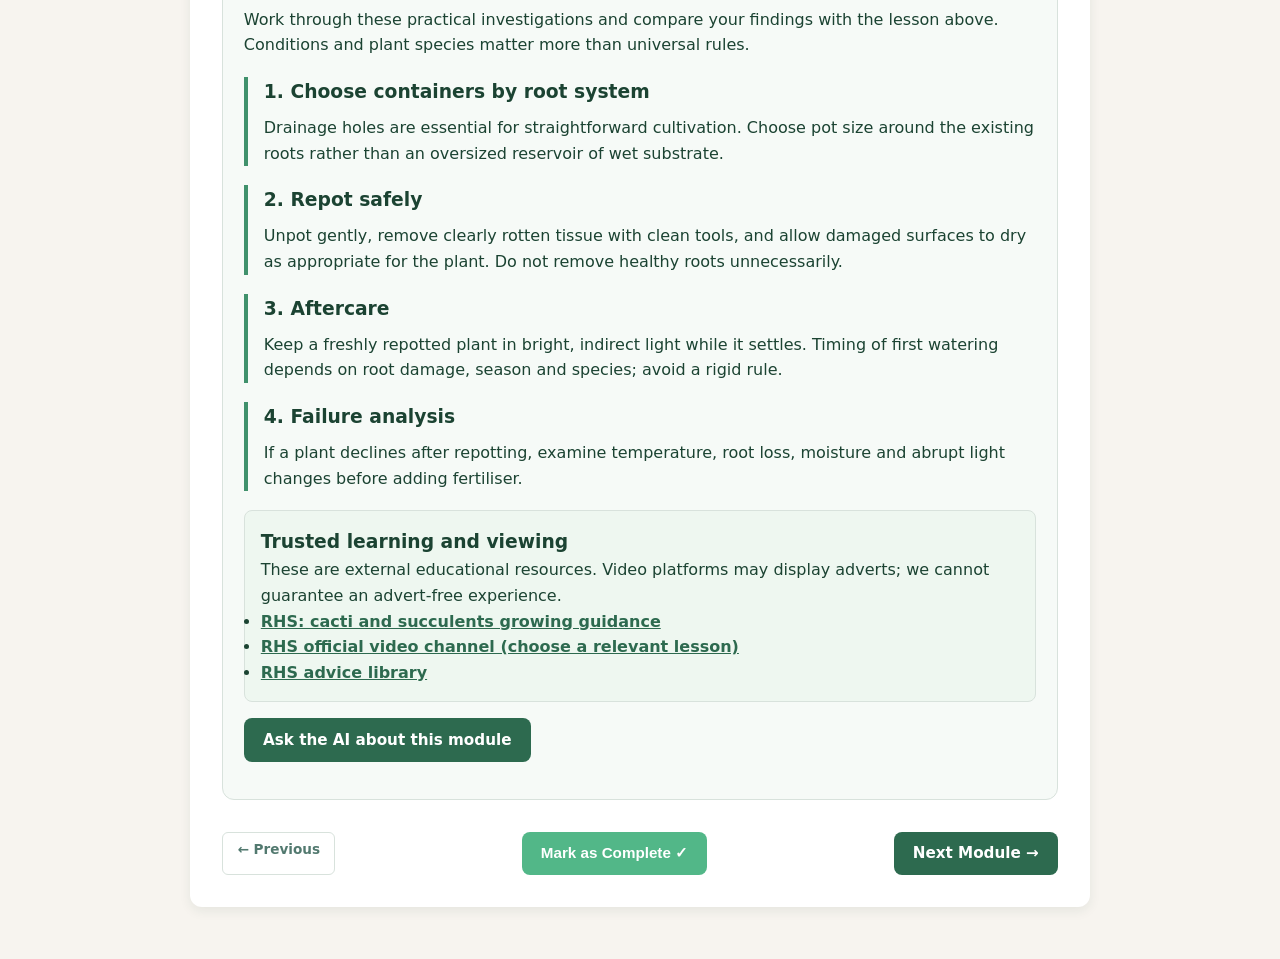
<file: modules/04-pots-planting.html>
<!DOCTYPE html>
<html lang="en">
<head>
  <meta charset="UTF-8">
  <meta name="viewport" content="width=device-width, initial-scale=1.0">
  <title>Module 4 – Pots & Planting</title>
  <link rel="stylesheet" href="../css/style.css">
  <link rel="stylesheet" href="../css/ai-widget.css">
</head>
<body>
  <div class="container">
    <header class="lesson-sticky-header"><nav class="site-nav" aria-label="Course navigation"><span class="site-brand">🌵 Succulent Success</span><div class="lesson-nav-actions"><a class="home-button" href="../index.html">🏠 Back to Home</a><a class="home-button" href="../chat.html">AI Knowledge Library</a></div></nav></header>

    <div class="module-page">
      <h1>Module 4: Pots & Planting</h1>
      <p class="module-meta">Root health and container culture • ≈ 20–25 minutes</p>

      <div class="step">
        <h3>1. Pot selection principles</h3>
        <ul>
          <li><strong>Drainage holes are non-negotiable</strong>. Without free drainage, even a perfect substrate will eventually become waterlogged at the base.</li>
          <li><strong>Size</strong>: Choose a pot only modestly larger than the current root system. Oversized pots hold excess moisture in the unused medium and increase rot risk.</li>
          <li><strong>Material</strong>: Terracotta (unglazed) is generally preferable for beginners and for plants prone to overwatering because it allows evaporative loss through the walls and promotes faster drying. Plastic is lighter and retains moisture longer — usable if watering discipline is strict.</li>
          <li><strong>Shape</strong>: Shallower bowls suit many rosette succulents with fibrous roots; deeper pots suit plants with more extensive root systems. Avoid decorative containers without drainage unless used as cachepots (outer covers) with an inner drained pot.</li>
        </ul>
      </div>

      <div class="step">
        <h3>2. Repotting procedure (best practice)</h3>
        <ol>
          <li>Water the plant lightly a day or two beforehand only if the root ball is extremely dry and brittle; otherwise work with dryish medium for cleaner handling.</li>
          <li>Remove the plant carefully. Support the base of the leaves or stem. Do not pull by the foliage.</li>
          <li>Examine the roots. Healthy roots are firm and usually pale. Cut away any soft, black, brown or foul-smelling roots with clean tools. If significant rot is present, allow the remaining tissue to callus in dry air for several days before repotting.</li>
          <li>Remove as much of the old, degraded medium as practical, especially if it is compacted or stays wet.</li>
          <li>Place a small amount of fresh, free-draining substrate in the new pot. Position the plant so that the root crown / base of the leaves sits at or slightly above the final soil line.</li>
          <li>Backfill, firming gently to eliminate large air pockets without compacting heavily.</li>
          <li>Optional inorganic top dressing (grit) helps keep the neck dry and reduces fungus-gnat habitat.</li>
          <li><strong>Critical aftercare</strong>: Do not water immediately. Allow 3–7 days (longer if roots were damaged or cut) so any wounds can suberise. Then water thoroughly and resume normal dry-down cycles.</li>
        </ol>
      </div>

      <div class="step">
        <h3>3. Timing and frequency</h3>
        <p>Spring (as growth resumes) is the ideal window for routine repotting. Autumn and winter repotting is possible but recovery is slower and rot risk higher if conditions are cool and light is low. Most plants benefit from refreshing the medium every 1–2 years, or when roots have filled the pot, the substrate has broken down, or persistent moisture problems occur.</p>
      </div>

      <div class="video-box">
        <h4>📺 Recommended viewing</h4>
        <p>Search: “repotting succulents step by step root inspection” and “when to water after repotting succulents”. Look for demonstrations that show root examination and the dry rest period after potting.</p>
      </div>

      <div class="tip">
        <strong>Specialist note:</strong> The neck and root crown of many succulents are particularly vulnerable to prolonged moisture. Keeping this zone elevated and relatively dry is one of the simplest ways to prevent basal rot.
      </div>

      
      <section class="specialist-extension" aria-labelledby="deep-dive-title"><h2 id="deep-dive-title">Specialist deep dive: Potting and root establishment</h2><p>Work through these practical investigations and compare your findings with the lesson above. Conditions and plant species matter more than universal rules.</p><div class="step"><h3>1. Choose containers by root system</h3><p>Drainage holes are essential for straightforward cultivation. Choose pot size around the existing roots rather than an oversized reservoir of wet substrate.</p></div><div class="step"><h3>2. Repot safely</h3><p>Unpot gently, remove clearly rotten tissue with clean tools, and allow damaged surfaces to dry as appropriate for the plant. Do not remove healthy roots unnecessarily.</p></div><div class="step"><h3>3. Aftercare</h3><p>Keep a freshly repotted plant in bright, indirect light while it settles. Timing of first watering depends on root damage, season and species; avoid a rigid rule.</p></div><div class="step"><h3>4. Failure analysis</h3><p>If a plant declines after repotting, examine temperature, root loss, moisture and abrupt light changes before adding fertiliser.</p></div><div class="video-box"><h3>Trusted learning and viewing</h3><p>These are external educational resources. Video platforms may display adverts; we cannot guarantee an advert-free experience.</p><ul><li><a href="https://www.rhs.org.uk/plants/types/cacti-succulents" target="_blank" rel="noopener noreferrer">RHS: cacti and succulents growing guidance</a></li><li><a href="https://www.youtube.com/@The_RHS" target="_blank" rel="noopener noreferrer">RHS official video channel (choose a relevant lesson)</a></li><li><a href="https://www.rhs.org.uk/advice" target="_blank" rel="noopener noreferrer">RHS advice library</a></li></ul></div><p><a class="btn" href="../chat.html">Ask the AI about this module</a></p></section>
      <div class="nav-buttons">
        <a href="03-light-water-soil.html" class="btn btn-secondary">← Previous</a>
        <button class="btn complete-btn" onclick="markComplete(4)">Mark as Complete ✓</button>
        <a href="05-propagation.html" class="btn">Next Module →</a>
      </div>
    </div>
  </div>
  <script src="../js/app.js"></script>
  <script src="../js/ai-widget.js" defer></script>
</body>
</html>
</file>
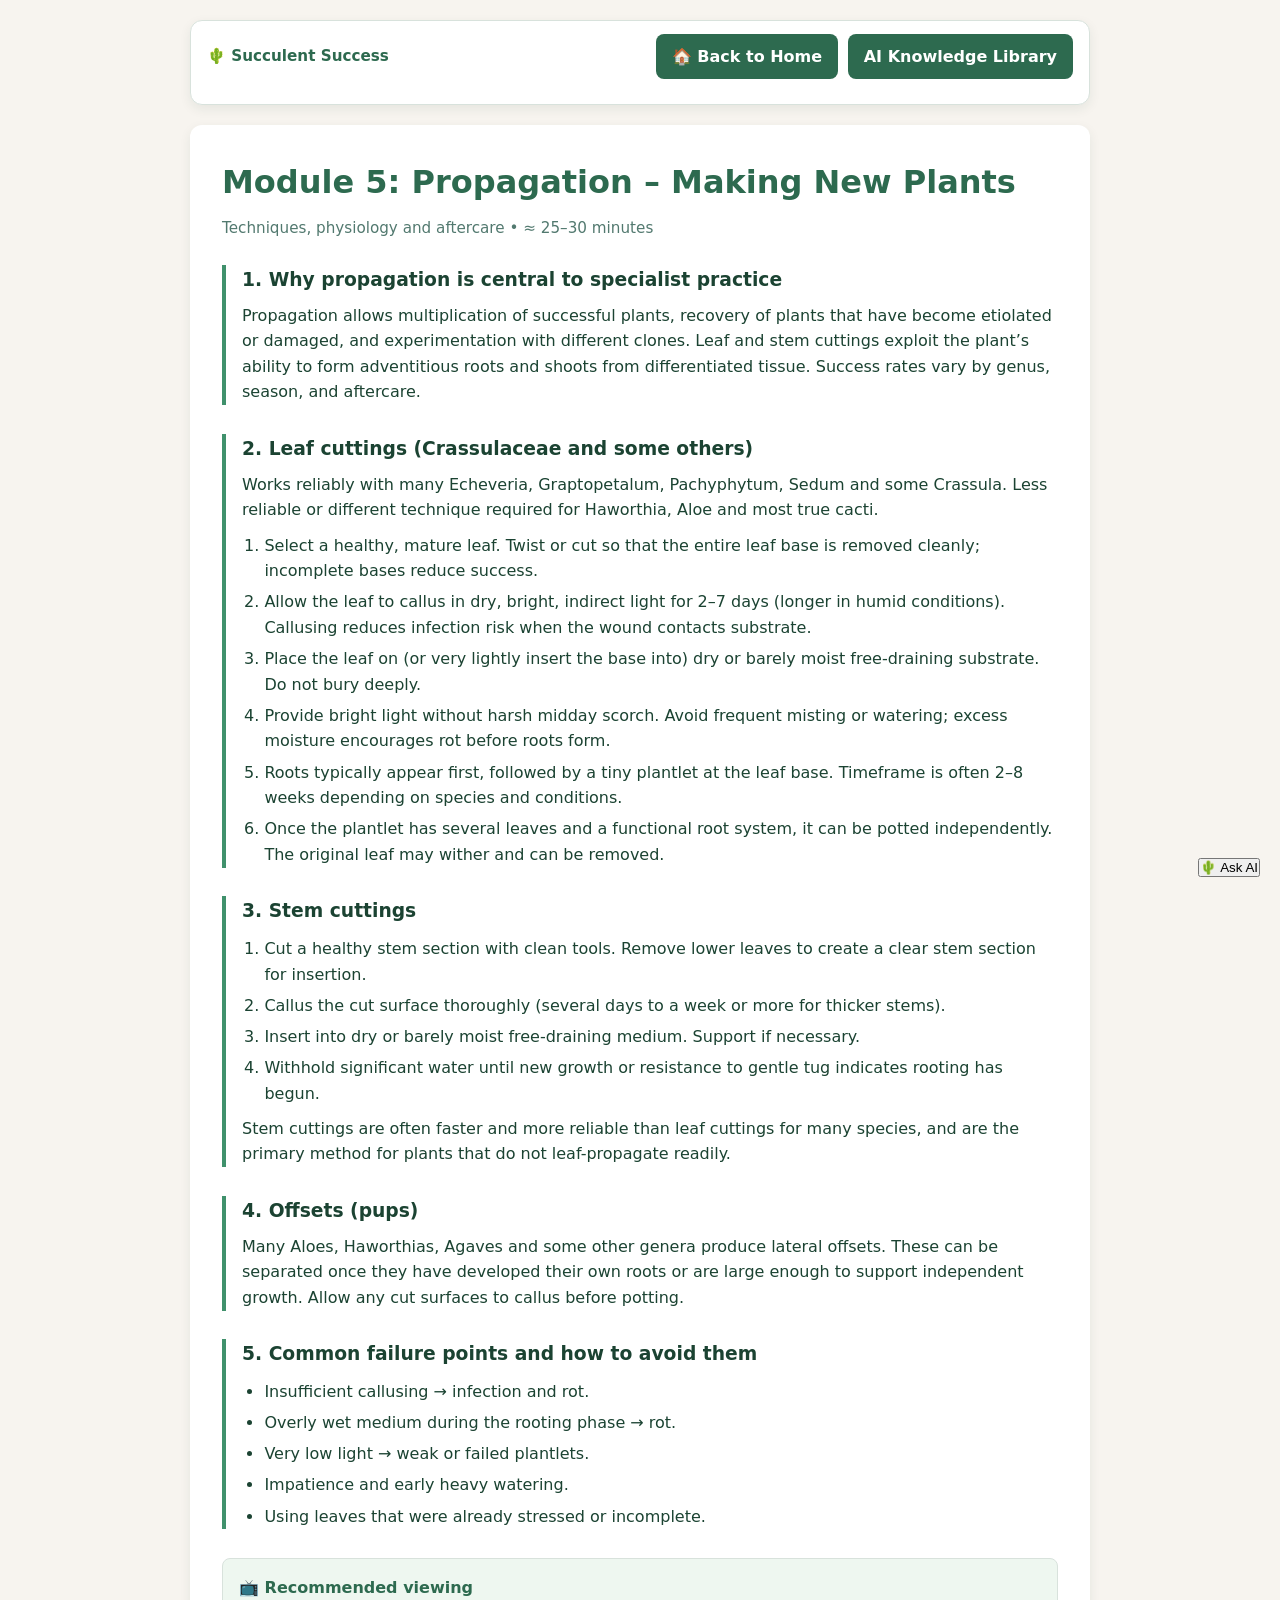
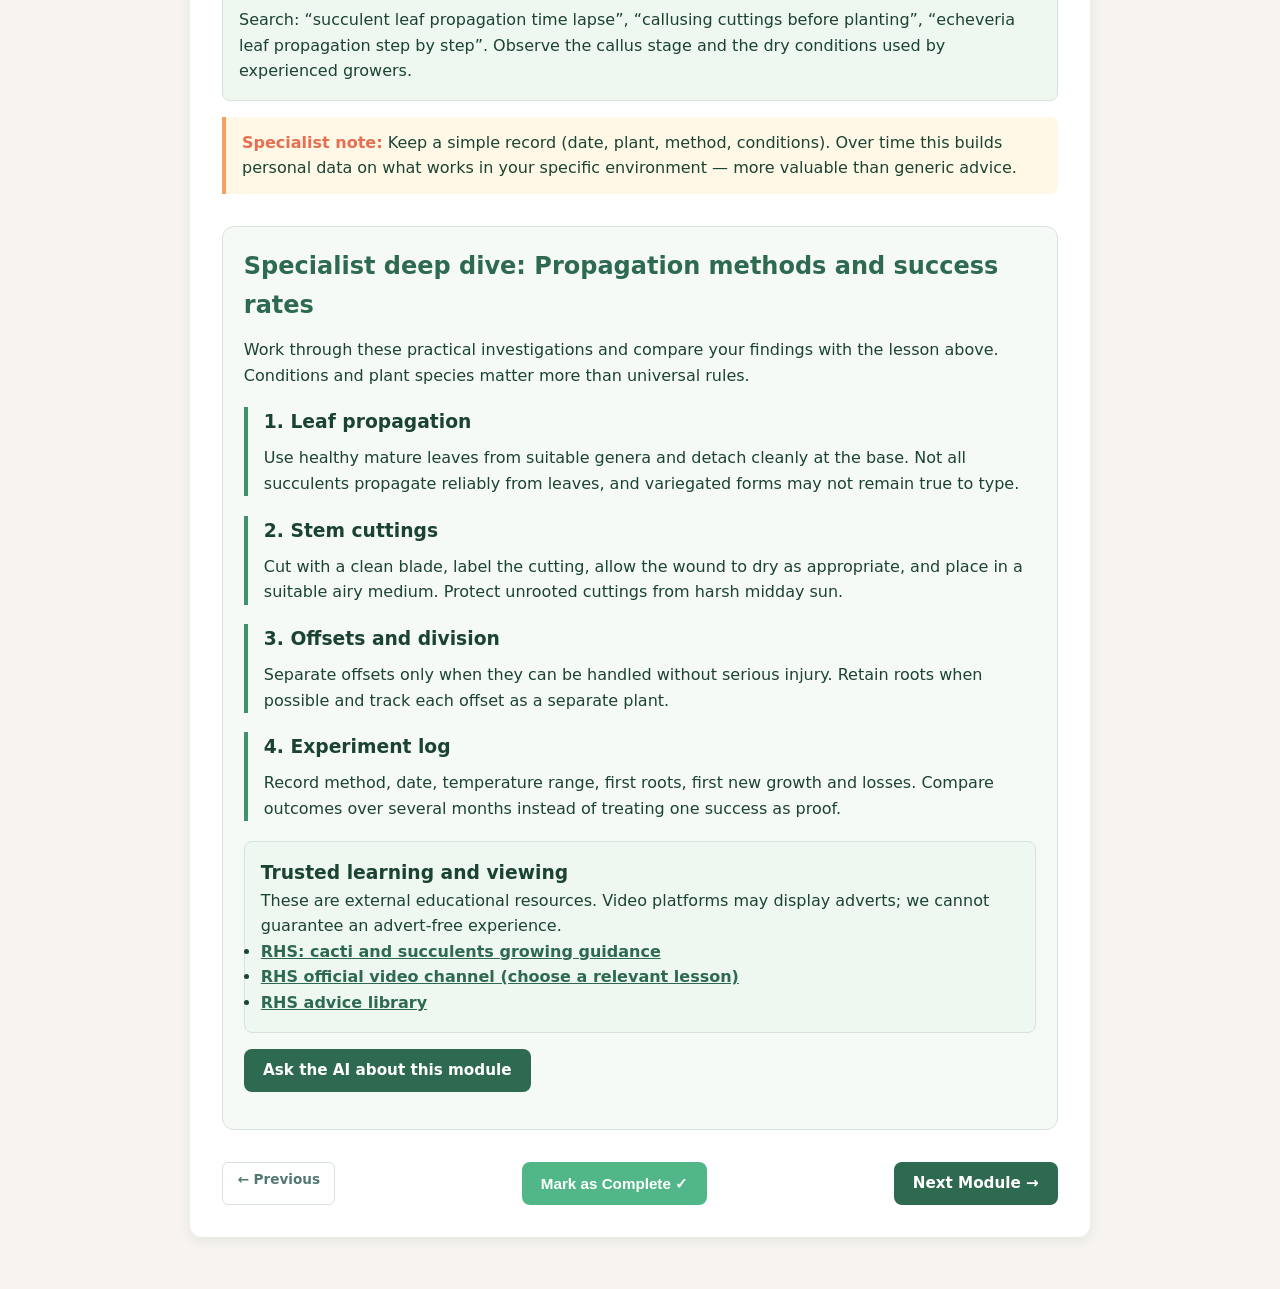
<file: modules/05-propagation.html>
<!DOCTYPE html>
<html lang="en">
<head>
  <meta charset="UTF-8">
  <meta name="viewport" content="width=device-width, initial-scale=1.0">
  <title>Module 5 – Propagation</title>
  <link rel="stylesheet" href="../css/style.css">
  <link rel="stylesheet" href="../css/ai-widget.css">
</head>
<body>
  <div class="container">
    <header class="lesson-sticky-header"><nav class="site-nav" aria-label="Course navigation"><span class="site-brand">🌵 Succulent Success</span><div class="lesson-nav-actions"><a class="home-button" href="../index.html">🏠 Back to Home</a><a class="home-button" href="../chat.html">AI Knowledge Library</a></div></nav></header>

    <div class="module-page">
      <h1>Module 5: Propagation – Making New Plants</h1>
      <p class="module-meta">Techniques, physiology and aftercare • ≈ 25–30 minutes</p>

      <div class="step">
        <h3>1. Why propagation is central to specialist practice</h3>
        <p>Propagation allows multiplication of successful plants, recovery of plants that have become etiolated or damaged, and experimentation with different clones. Leaf and stem cuttings exploit the plant’s ability to form adventitious roots and shoots from differentiated tissue. Success rates vary by genus, season, and aftercare.</p>
      </div>

      <div class="step">
        <h3>2. Leaf cuttings (Crassulaceae and some others)</h3>
        <p>Works reliably with many Echeveria, Graptopetalum, Pachyphytum, Sedum and some Crassula. Less reliable or different technique required for Haworthia, Aloe and most true cacti.</p>
        <ol>
          <li>Select a healthy, mature leaf. Twist or cut so that the entire leaf base is removed cleanly; incomplete bases reduce success.</li>
          <li>Allow the leaf to callus in dry, bright, indirect light for 2–7 days (longer in humid conditions). Callusing reduces infection risk when the wound contacts substrate.</li>
          <li>Place the leaf on (or very lightly insert the base into) dry or barely moist free-draining substrate. Do not bury deeply.</li>
          <li>Provide bright light without harsh midday scorch. Avoid frequent misting or watering; excess moisture encourages rot before roots form.</li>
          <li>Roots typically appear first, followed by a tiny plantlet at the leaf base. Timeframe is often 2–8 weeks depending on species and conditions.</li>
          <li>Once the plantlet has several leaves and a functional root system, it can be potted independently. The original leaf may wither and can be removed.</li>
        </ol>
      </div>

      <div class="step">
        <h3>3. Stem cuttings</h3>
        <ol>
          <li>Cut a healthy stem section with clean tools. Remove lower leaves to create a clear stem section for insertion.</li>
          <li>Callus the cut surface thoroughly (several days to a week or more for thicker stems).</li>
          <li>Insert into dry or barely moist free-draining medium. Support if necessary.</li>
          <li>Withhold significant water until new growth or resistance to gentle tug indicates rooting has begun.</li>
        </ol>
        <p>Stem cuttings are often faster and more reliable than leaf cuttings for many species, and are the primary method for plants that do not leaf-propagate readily.</p>
      </div>

      <div class="step">
        <h3>4. Offsets (pups)</h3>
        <p>Many Aloes, Haworthias, Agaves and some other genera produce lateral offsets. These can be separated once they have developed their own roots or are large enough to support independent growth. Allow any cut surfaces to callus before potting.</p>
      </div>

      <div class="step">
        <h3>5. Common failure points and how to avoid them</h3>
        <ul>
          <li>Insufficient callusing → infection and rot.</li>
          <li>Overly wet medium during the rooting phase → rot.</li>
          <li>Very low light → weak or failed plantlets.</li>
          <li>Impatience and early heavy watering.</li>
          <li>Using leaves that were already stressed or incomplete.</li>
        </ul>
      </div>

      <div class="video-box">
        <h4>📺 Recommended viewing</h4>
        <p>Search: “succulent leaf propagation time lapse”, “callusing cuttings before planting”, “echeveria leaf propagation step by step”. Observe the callus stage and the dry conditions used by experienced growers.</p>
      </div>

      <div class="tip">
        <strong>Specialist note:</strong> Keep a simple record (date, plant, method, conditions). Over time this builds personal data on what works in your specific environment — more valuable than generic advice.
      </div>

      
      <section class="specialist-extension" aria-labelledby="deep-dive-title"><h2 id="deep-dive-title">Specialist deep dive: Propagation methods and success rates</h2><p>Work through these practical investigations and compare your findings with the lesson above. Conditions and plant species matter more than universal rules.</p><div class="step"><h3>1. Leaf propagation</h3><p>Use healthy mature leaves from suitable genera and detach cleanly at the base. Not all succulents propagate reliably from leaves, and variegated forms may not remain true to type.</p></div><div class="step"><h3>2. Stem cuttings</h3><p>Cut with a clean blade, label the cutting, allow the wound to dry as appropriate, and place in a suitable airy medium. Protect unrooted cuttings from harsh midday sun.</p></div><div class="step"><h3>3. Offsets and division</h3><p>Separate offsets only when they can be handled without serious injury. Retain roots when possible and track each offset as a separate plant.</p></div><div class="step"><h3>4. Experiment log</h3><p>Record method, date, temperature range, first roots, first new growth and losses. Compare outcomes over several months instead of treating one success as proof.</p></div><div class="video-box"><h3>Trusted learning and viewing</h3><p>These are external educational resources. Video platforms may display adverts; we cannot guarantee an advert-free experience.</p><ul><li><a href="https://www.rhs.org.uk/plants/types/cacti-succulents" target="_blank" rel="noopener noreferrer">RHS: cacti and succulents growing guidance</a></li><li><a href="https://www.youtube.com/@The_RHS" target="_blank" rel="noopener noreferrer">RHS official video channel (choose a relevant lesson)</a></li><li><a href="https://www.rhs.org.uk/advice" target="_blank" rel="noopener noreferrer">RHS advice library</a></li></ul></div><p><a class="btn" href="../chat.html">Ask the AI about this module</a></p></section>
      <div class="nav-buttons">
        <a href="04-pots-planting.html" class="btn btn-secondary">← Previous</a>
        <button class="btn complete-btn" onclick="markComplete(5)">Mark as Complete ✓</button>
        <a href="06-problems.html" class="btn">Next Module →</a>
      </div>
    </div>
  </div>
  <script src="../js/app.js"></script>
  <script src="../js/ai-widget.js" defer></script>
</body>
</html>
</file>
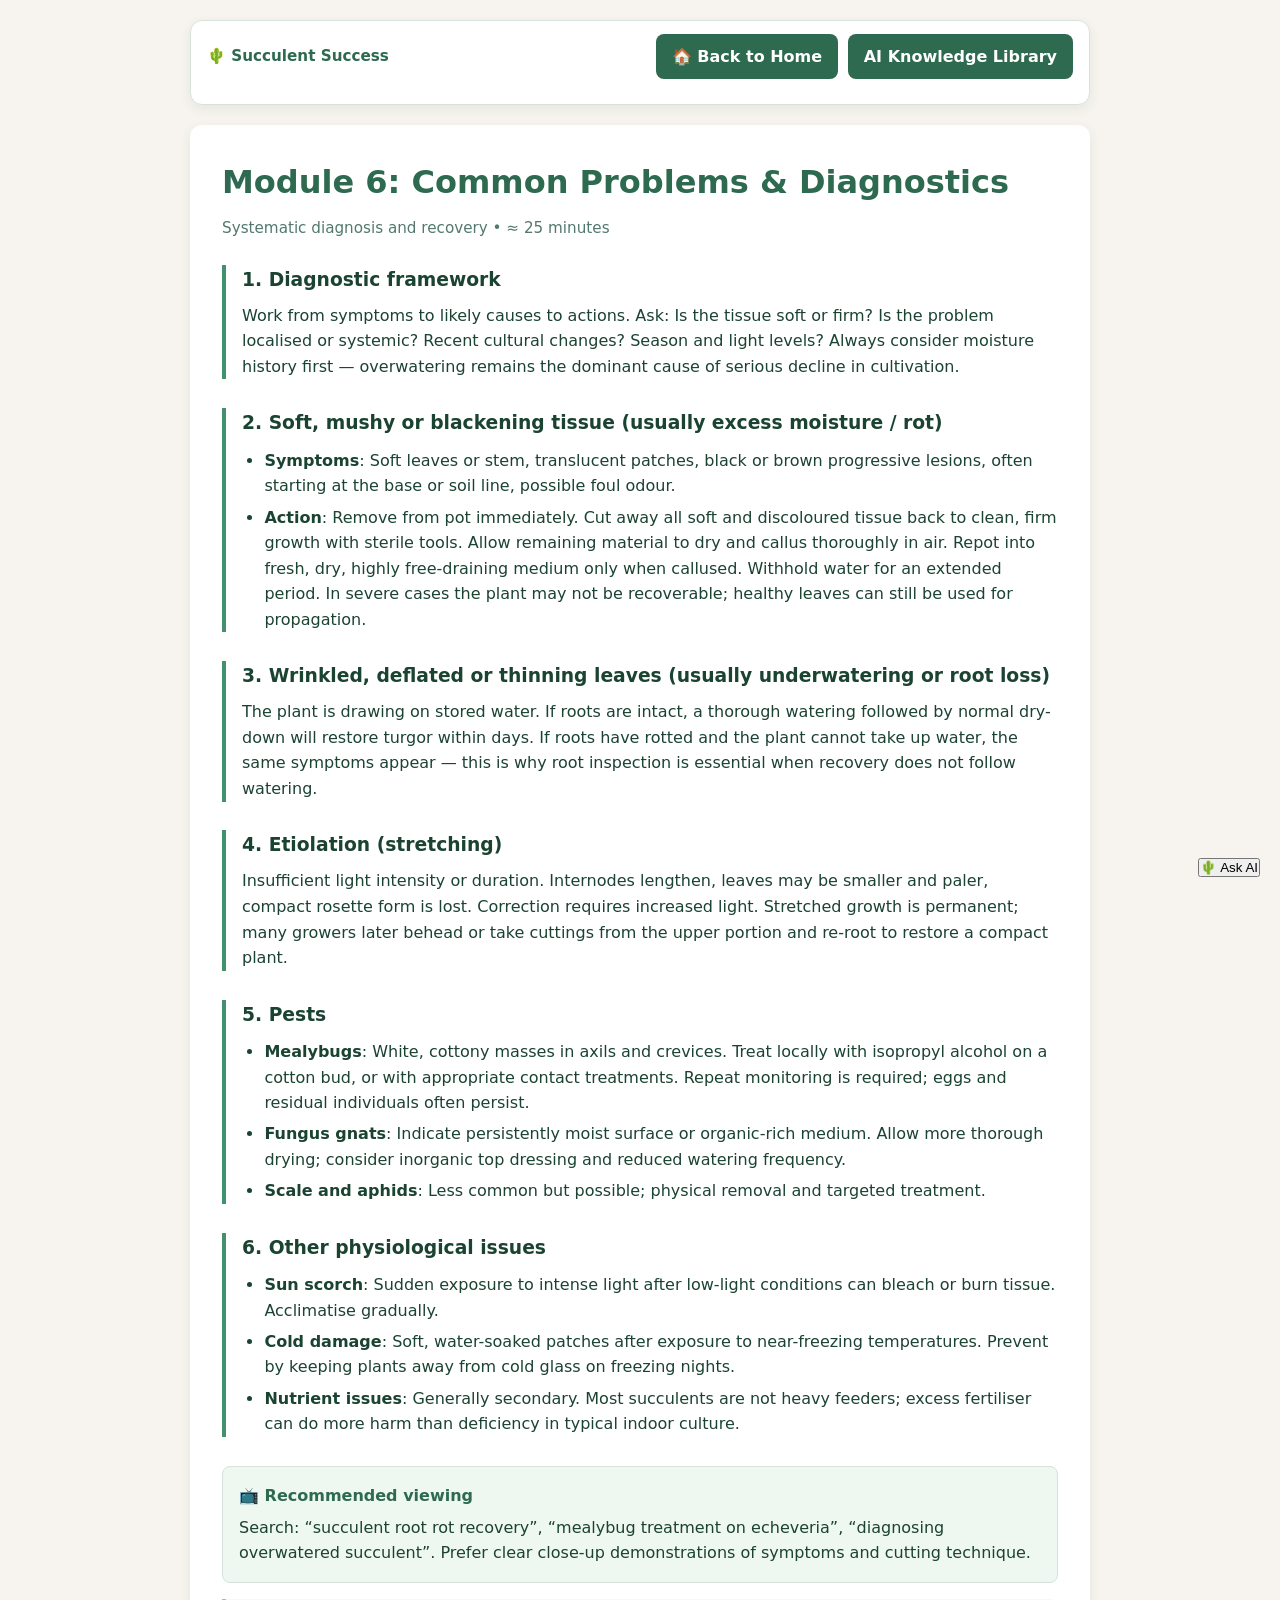
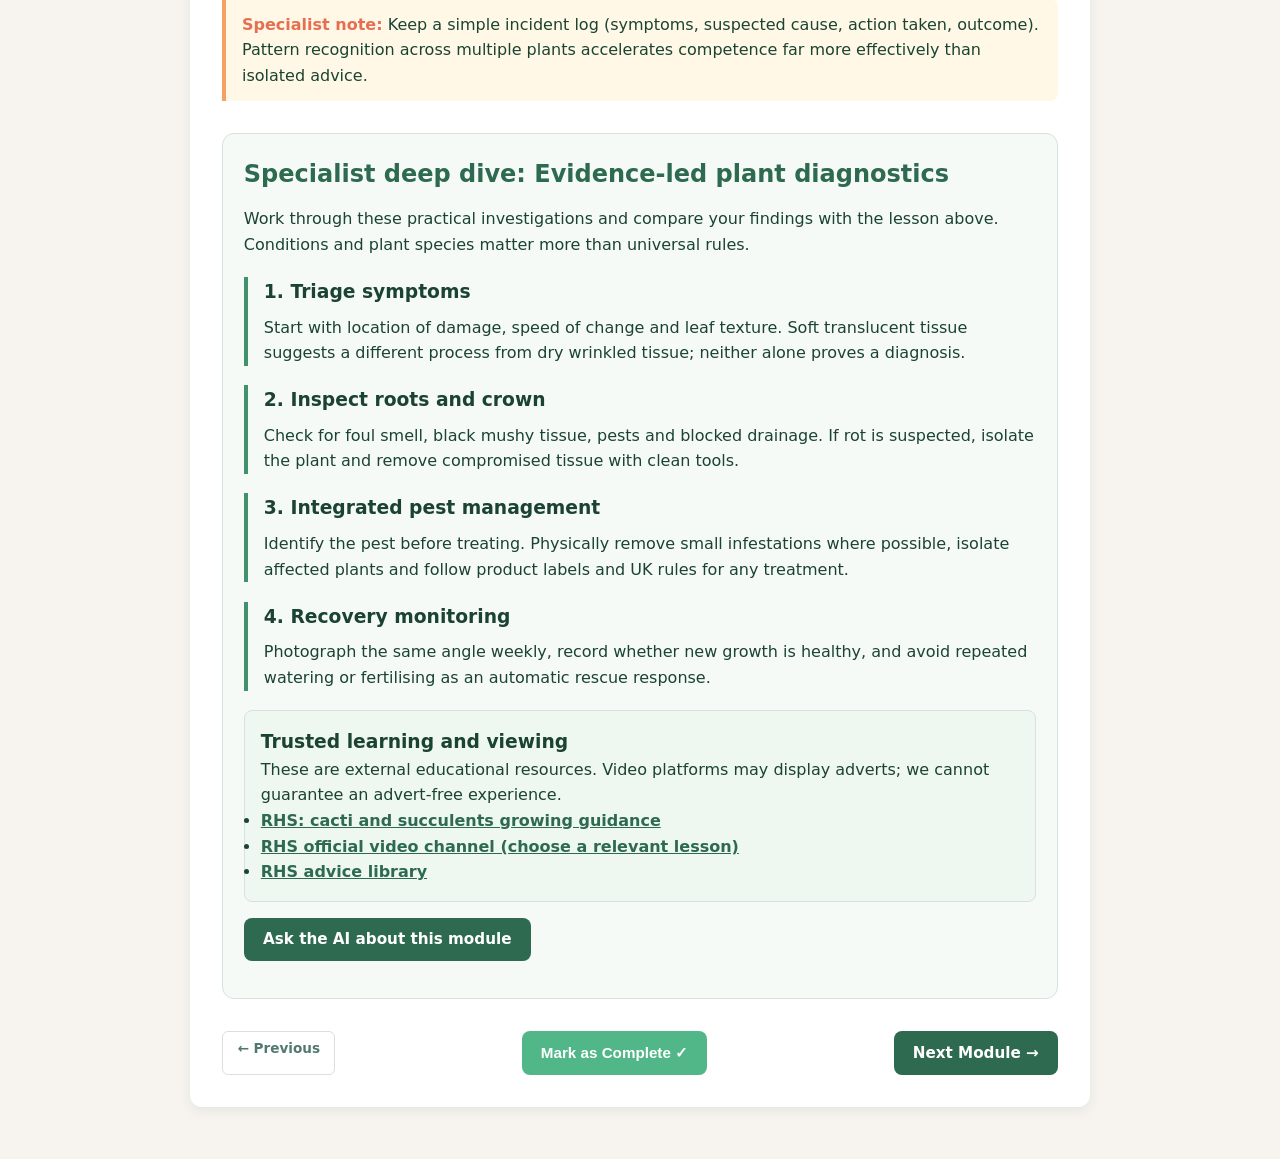
<file: modules/06-problems.html>
<!DOCTYPE html>
<html lang="en">
<head>
  <meta charset="UTF-8">
  <meta name="viewport" content="width=device-width, initial-scale=1.0">
  <title>Module 6 – Common Problems</title>
  <link rel="stylesheet" href="../css/style.css">
  <link rel="stylesheet" href="../css/ai-widget.css">
</head>
<body>
  <div class="container">
    <header class="lesson-sticky-header"><nav class="site-nav" aria-label="Course navigation"><span class="site-brand">🌵 Succulent Success</span><div class="lesson-nav-actions"><a class="home-button" href="../index.html">🏠 Back to Home</a><a class="home-button" href="../chat.html">AI Knowledge Library</a></div></nav></header>

    <div class="module-page">
      <h1>Module 6: Common Problems & Diagnostics</h1>
      <p class="module-meta">Systematic diagnosis and recovery • ≈ 25 minutes</p>

      <div class="step">
        <h3>1. Diagnostic framework</h3>
        <p>Work from symptoms to likely causes to actions. Ask: Is the tissue soft or firm? Is the problem localised or systemic? Recent cultural changes? Season and light levels? Always consider moisture history first — overwatering remains the dominant cause of serious decline in cultivation.</p>
      </div>

      <div class="step">
        <h3>2. Soft, mushy or blackening tissue (usually excess moisture / rot)</h3>
        <ul>
          <li><strong>Symptoms</strong>: Soft leaves or stem, translucent patches, black or brown progressive lesions, often starting at the base or soil line, possible foul odour.</li>
          <li><strong>Action</strong>: Remove from pot immediately. Cut away all soft and discoloured tissue back to clean, firm growth with sterile tools. Allow remaining material to dry and callus thoroughly in air. Repot into fresh, dry, highly free-draining medium only when callused. Withhold water for an extended period. In severe cases the plant may not be recoverable; healthy leaves can still be used for propagation.</li>
        </ul>
      </div>

      <div class="step">
        <h3>3. Wrinkled, deflated or thinning leaves (usually underwatering or root loss)</h3>
        <p>The plant is drawing on stored water. If roots are intact, a thorough watering followed by normal dry-down will restore turgor within days. If roots have rotted and the plant cannot take up water, the same symptoms appear — this is why root inspection is essential when recovery does not follow watering.</p>
      </div>

      <div class="step">
        <h3>4. Etiolation (stretching)</h3>
        <p>Insufficient light intensity or duration. Internodes lengthen, leaves may be smaller and paler, compact rosette form is lost. Correction requires increased light. Stretched growth is permanent; many growers later behead or take cuttings from the upper portion and re-root to restore a compact plant.</p>
      </div>

      <div class="step">
        <h3>5. Pests</h3>
        <ul>
          <li><strong>Mealybugs</strong>: White, cottony masses in axils and crevices. Treat locally with isopropyl alcohol on a cotton bud, or with appropriate contact treatments. Repeat monitoring is required; eggs and residual individuals often persist.</li>
          <li><strong>Fungus gnats</strong>: Indicate persistently moist surface or organic-rich medium. Allow more thorough drying; consider inorganic top dressing and reduced watering frequency.</li>
          <li><strong>Scale and aphids</strong>: Less common but possible; physical removal and targeted treatment.</li>
        </ul>
      </div>

      <div class="step">
        <h3>6. Other physiological issues</h3>
        <ul>
          <li><strong>Sun scorch</strong>: Sudden exposure to intense light after low-light conditions can bleach or burn tissue. Acclimatise gradually.</li>
          <li><strong>Cold damage</strong>: Soft, water-soaked patches after exposure to near-freezing temperatures. Prevent by keeping plants away from cold glass on freezing nights.</li>
          <li><strong>Nutrient issues</strong>: Generally secondary. Most succulents are not heavy feeders; excess fertiliser can do more harm than deficiency in typical indoor culture.</li>
        </ul>
      </div>

      <div class="video-box">
        <h4>📺 Recommended viewing</h4>
        <p>Search: “succulent root rot recovery”, “mealybug treatment on echeveria”, “diagnosing overwatered succulent”. Prefer clear close-up demonstrations of symptoms and cutting technique.</p>
      </div>

      <div class="tip">
        <strong>Specialist note:</strong> Keep a simple incident log (symptoms, suspected cause, action taken, outcome). Pattern recognition across multiple plants accelerates competence far more effectively than isolated advice.
      </div>

      
      <section class="specialist-extension" aria-labelledby="deep-dive-title"><h2 id="deep-dive-title">Specialist deep dive: Evidence-led plant diagnostics</h2><p>Work through these practical investigations and compare your findings with the lesson above. Conditions and plant species matter more than universal rules.</p><div class="step"><h3>1. Triage symptoms</h3><p>Start with location of damage, speed of change and leaf texture. Soft translucent tissue suggests a different process from dry wrinkled tissue; neither alone proves a diagnosis.</p></div><div class="step"><h3>2. Inspect roots and crown</h3><p>Check for foul smell, black mushy tissue, pests and blocked drainage. If rot is suspected, isolate the plant and remove compromised tissue with clean tools.</p></div><div class="step"><h3>3. Integrated pest management</h3><p>Identify the pest before treating. Physically remove small infestations where possible, isolate affected plants and follow product labels and UK rules for any treatment.</p></div><div class="step"><h3>4. Recovery monitoring</h3><p>Photograph the same angle weekly, record whether new growth is healthy, and avoid repeated watering or fertilising as an automatic rescue response.</p></div><div class="video-box"><h3>Trusted learning and viewing</h3><p>These are external educational resources. Video platforms may display adverts; we cannot guarantee an advert-free experience.</p><ul><li><a href="https://www.rhs.org.uk/plants/types/cacti-succulents" target="_blank" rel="noopener noreferrer">RHS: cacti and succulents growing guidance</a></li><li><a href="https://www.youtube.com/@The_RHS" target="_blank" rel="noopener noreferrer">RHS official video channel (choose a relevant lesson)</a></li><li><a href="https://www.rhs.org.uk/advice" target="_blank" rel="noopener noreferrer">RHS advice library</a></li></ul></div><p><a class="btn" href="../chat.html">Ask the AI about this module</a></p></section>
      <div class="nav-buttons">
        <a href="05-propagation.html" class="btn btn-secondary">← Previous</a>
        <button class="btn complete-btn" onclick="markComplete(6)">Mark as Complete ✓</button>
        <a href="07-seasonal-uk.html" class="btn">Next Module →</a>
      </div>
    </div>
  </div>
  <script src="../js/app.js"></script>
  <script src="../js/ai-widget.js" defer></script>
</body>
</html>
</file>
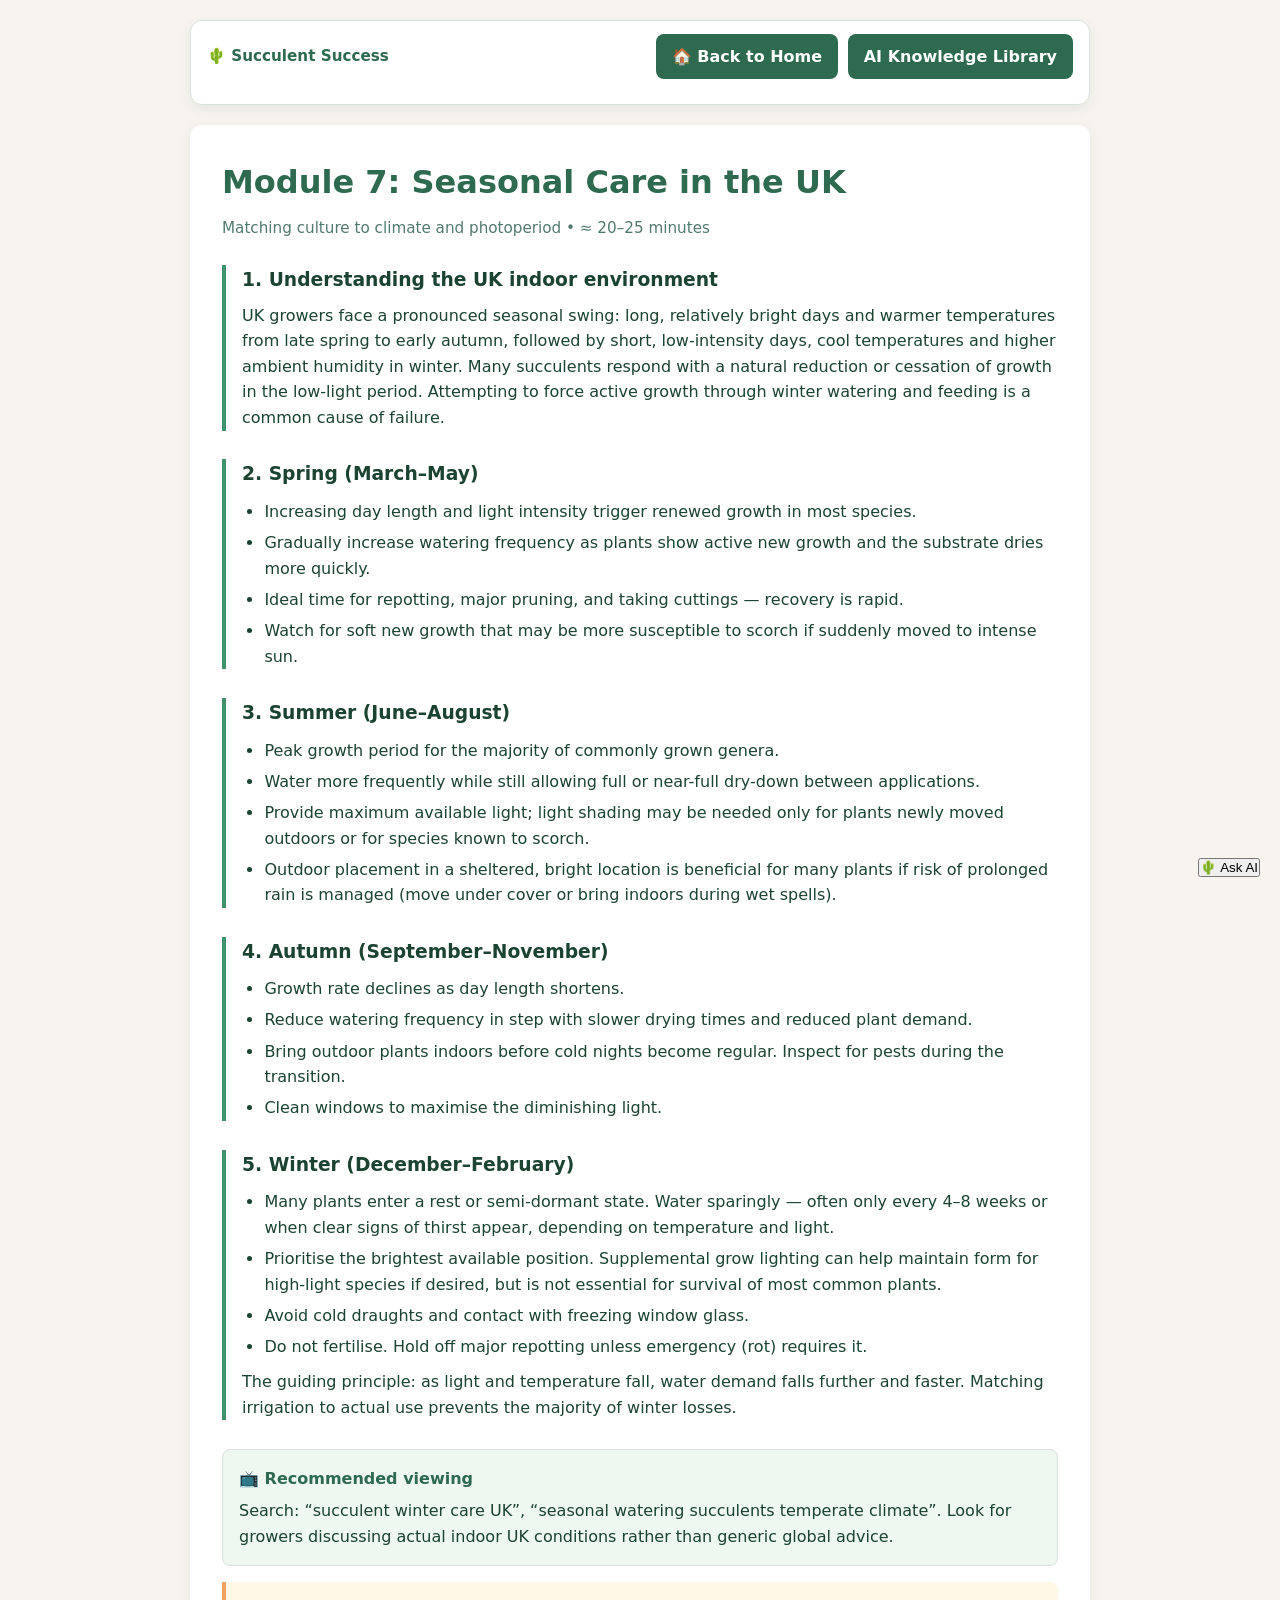
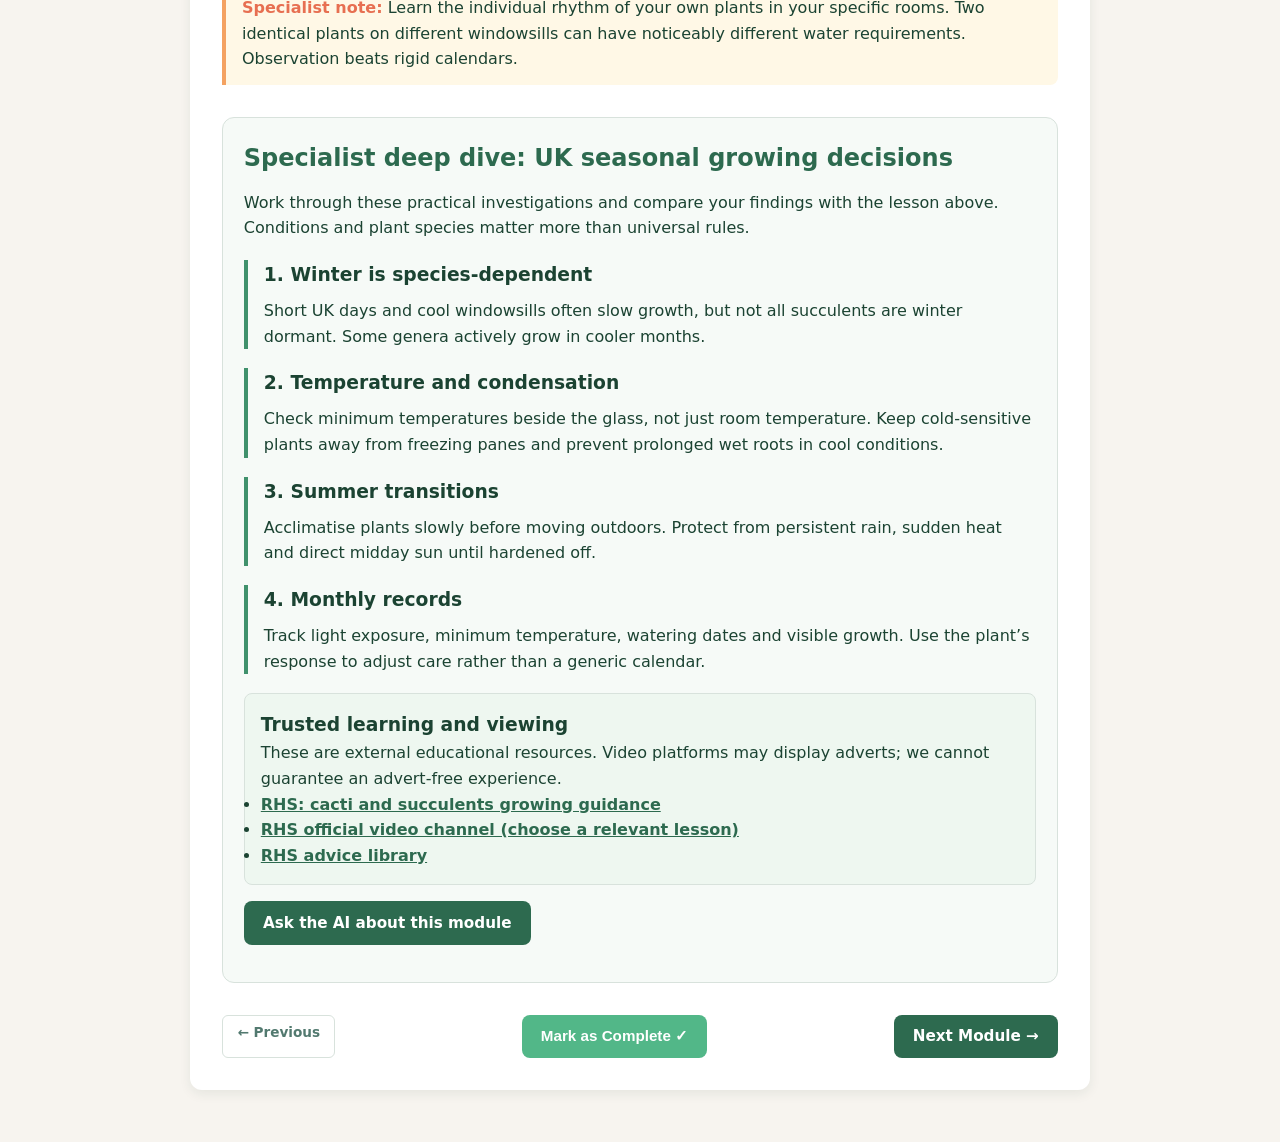
<file: modules/07-seasonal-uk.html>
<!DOCTYPE html>
<html lang="en">
<head>
  <meta charset="UTF-8">
  <meta name="viewport" content="width=device-width, initial-scale=1.0">
  <title>Module 7 – Seasonal Care in the UK</title>
  <link rel="stylesheet" href="../css/style.css">
  <link rel="stylesheet" href="../css/ai-widget.css">
</head>
<body>
  <div class="container">
    <header class="lesson-sticky-header"><nav class="site-nav" aria-label="Course navigation"><span class="site-brand">🌵 Succulent Success</span><div class="lesson-nav-actions"><a class="home-button" href="../index.html">🏠 Back to Home</a><a class="home-button" href="../chat.html">AI Knowledge Library</a></div></nav></header>

    <div class="module-page">
      <h1>Module 7: Seasonal Care in the UK</h1>
      <p class="module-meta">Matching culture to climate and photoperiod • ≈ 20–25 minutes</p>

      <div class="step">
        <h3>1. Understanding the UK indoor environment</h3>
        <p>UK growers face a pronounced seasonal swing: long, relatively bright days and warmer temperatures from late spring to early autumn, followed by short, low-intensity days, cool temperatures and higher ambient humidity in winter. Many succulents respond with a natural reduction or cessation of growth in the low-light period. Attempting to force active growth through winter watering and feeding is a common cause of failure.</p>
      </div>

      <div class="step">
        <h3>2. Spring (March–May)</h3>
        <ul>
          <li>Increasing day length and light intensity trigger renewed growth in most species.</li>
          <li>Gradually increase watering frequency as plants show active new growth and the substrate dries more quickly.</li>
          <li>Ideal time for repotting, major pruning, and taking cuttings — recovery is rapid.</li>
          <li>Watch for soft new growth that may be more susceptible to scorch if suddenly moved to intense sun.</li>
        </ul>
      </div>

      <div class="step">
        <h3>3. Summer (June–August)</h3>
        <ul>
          <li>Peak growth period for the majority of commonly grown genera.</li>
          <li>Water more frequently while still allowing full or near-full dry-down between applications.</li>
          <li>Provide maximum available light; light shading may be needed only for plants newly moved outdoors or for species known to scorch.</li>
          <li>Outdoor placement in a sheltered, bright location is beneficial for many plants if risk of prolonged rain is managed (move under cover or bring indoors during wet spells).</li>
        </ul>
      </div>

      <div class="step">
        <h3>4. Autumn (September–November)</h3>
        <ul>
          <li>Growth rate declines as day length shortens.</li>
          <li>Reduce watering frequency in step with slower drying times and reduced plant demand.</li>
          <li>Bring outdoor plants indoors before cold nights become regular. Inspect for pests during the transition.</li>
          <li>Clean windows to maximise the diminishing light.</li>
        </ul>
      </div>

      <div class="step">
        <h3>5. Winter (December–February)</h3>
        <ul>
          <li>Many plants enter a rest or semi-dormant state. Water sparingly — often only every 4–8 weeks or when clear signs of thirst appear, depending on temperature and light.</li>
          <li>Prioritise the brightest available position. Supplemental grow lighting can help maintain form for high-light species if desired, but is not essential for survival of most common plants.</li>
          <li>Avoid cold draughts and contact with freezing window glass.</li>
          <li>Do not fertilise. Hold off major repotting unless emergency (rot) requires it.</li>
        </ul>
        <p>The guiding principle: as light and temperature fall, water demand falls further and faster. Matching irrigation to actual use prevents the majority of winter losses.</p>
      </div>

      <div class="video-box">
        <h4>📺 Recommended viewing</h4>
        <p>Search: “succulent winter care UK”, “seasonal watering succulents temperate climate”. Look for growers discussing actual indoor UK conditions rather than generic global advice.</p>
      </div>

      <div class="tip">
        <strong>Specialist note:</strong> Learn the individual rhythm of your own plants in your specific rooms. Two identical plants on different windowsills can have noticeably different water requirements. Observation beats rigid calendars.
      </div>

      
      <section class="specialist-extension" aria-labelledby="deep-dive-title"><h2 id="deep-dive-title">Specialist deep dive: UK seasonal growing decisions</h2><p>Work through these practical investigations and compare your findings with the lesson above. Conditions and plant species matter more than universal rules.</p><div class="step"><h3>1. Winter is species-dependent</h3><p>Short UK days and cool windowsills often slow growth, but not all succulents are winter dormant. Some genera actively grow in cooler months.</p></div><div class="step"><h3>2. Temperature and condensation</h3><p>Check minimum temperatures beside the glass, not just room temperature. Keep cold-sensitive plants away from freezing panes and prevent prolonged wet roots in cool conditions.</p></div><div class="step"><h3>3. Summer transitions</h3><p>Acclimatise plants slowly before moving outdoors. Protect from persistent rain, sudden heat and direct midday sun until hardened off.</p></div><div class="step"><h3>4. Monthly records</h3><p>Track light exposure, minimum temperature, watering dates and visible growth. Use the plant’s response to adjust care rather than a generic calendar.</p></div><div class="video-box"><h3>Trusted learning and viewing</h3><p>These are external educational resources. Video platforms may display adverts; we cannot guarantee an advert-free experience.</p><ul><li><a href="https://www.rhs.org.uk/plants/types/cacti-succulents" target="_blank" rel="noopener noreferrer">RHS: cacti and succulents growing guidance</a></li><li><a href="https://www.youtube.com/@The_RHS" target="_blank" rel="noopener noreferrer">RHS official video channel (choose a relevant lesson)</a></li><li><a href="https://www.rhs.org.uk/advice" target="_blank" rel="noopener noreferrer">RHS advice library</a></li></ul></div><p><a class="btn" href="../chat.html">Ask the AI about this module</a></p></section>
      <div class="nav-buttons">
        <a href="06-problems.html" class="btn btn-secondary">← Previous</a>
        <button class="btn complete-btn" onclick="markComplete(7)">Mark as Complete ✓</button>
        <a href="08-projects-mindful.html" class="btn">Next Module →</a>
      </div>
    </div>
  </div>
  <script src="../js/app.js"></script>
  <script src="../js/ai-widget.js" defer></script>
</body>
</html>
</file>
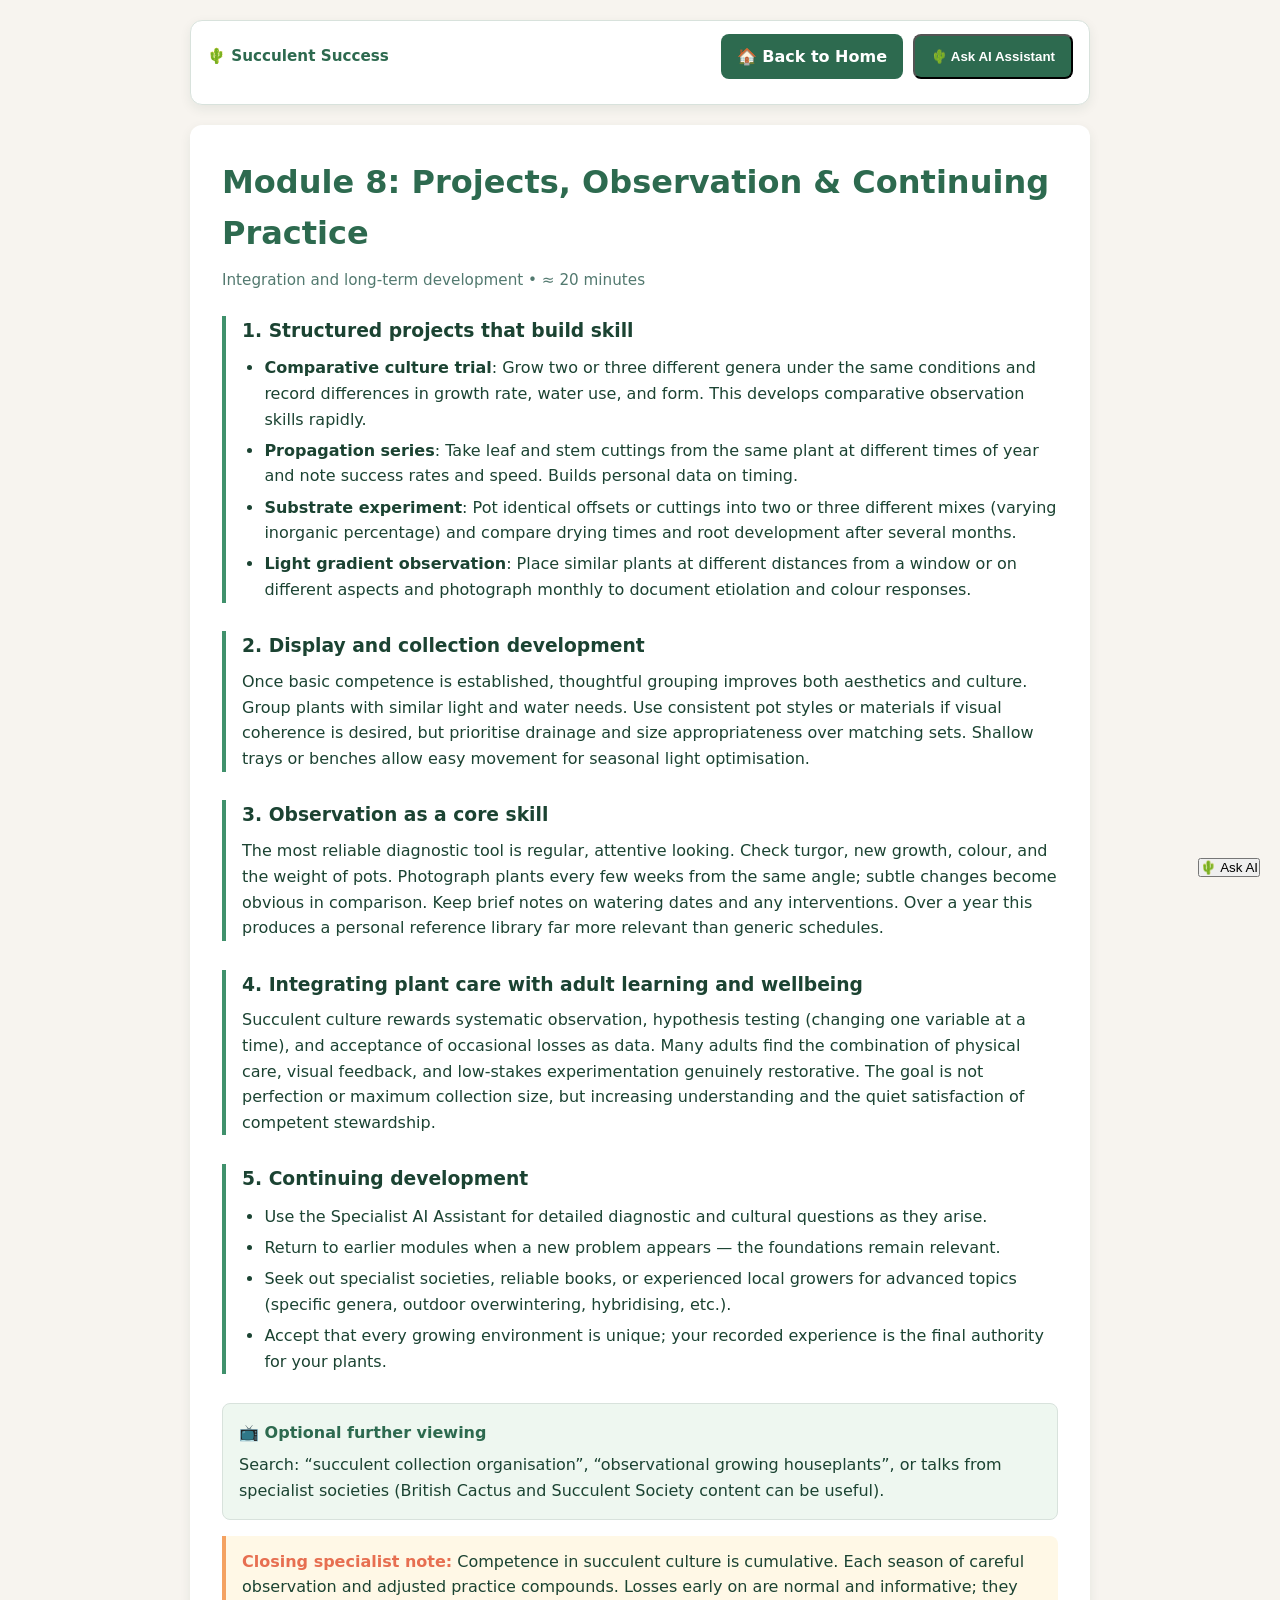
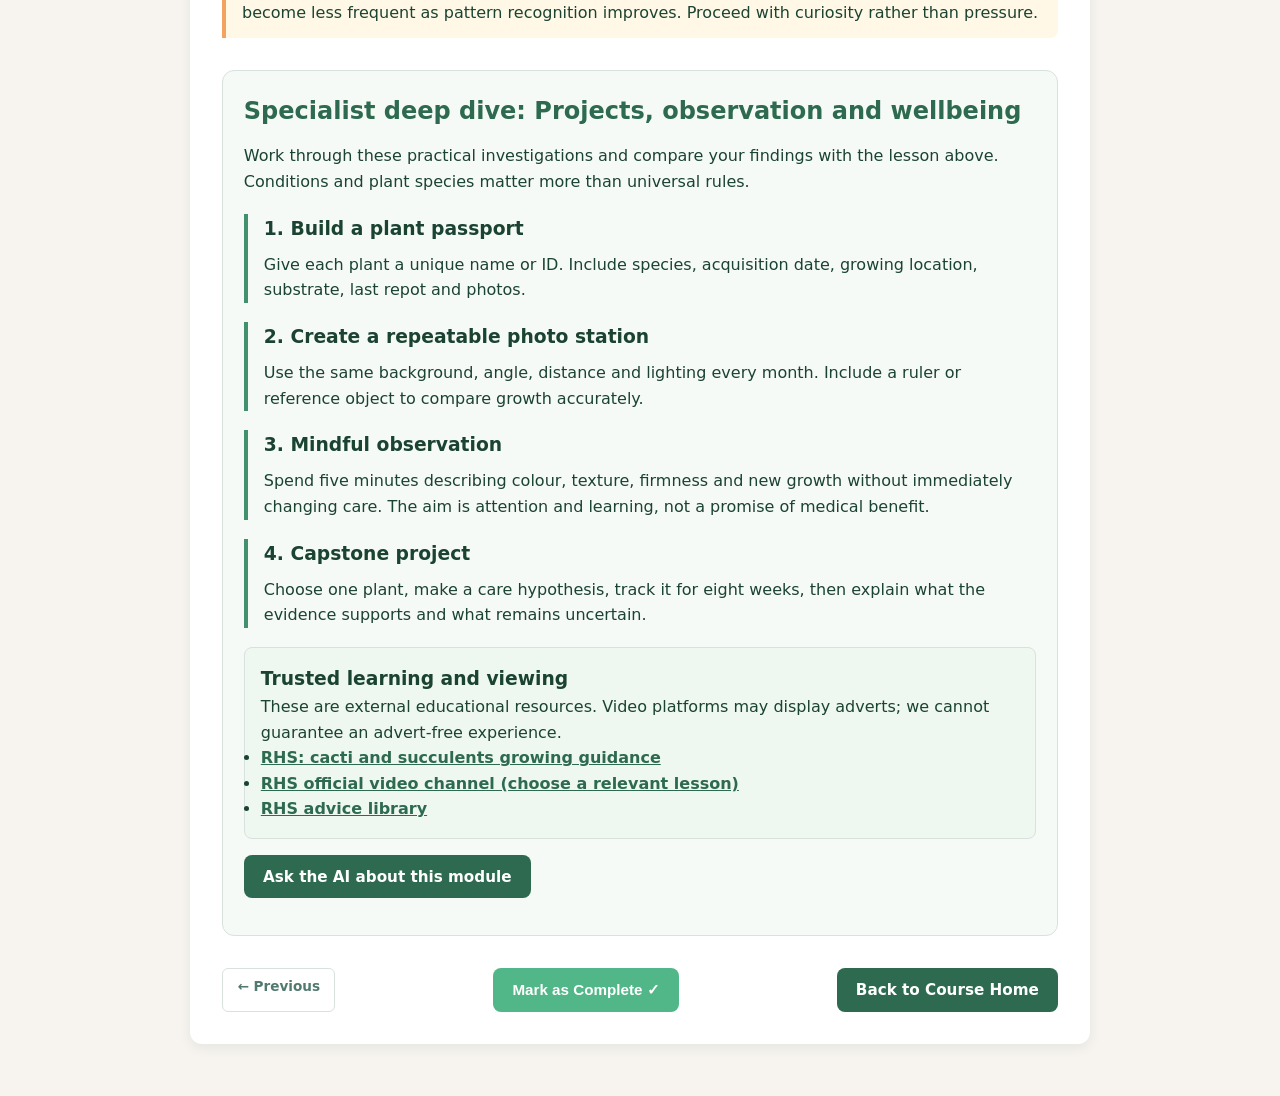
<file: modules/08-projects-mindful.html>
<!DOCTYPE html>
<html lang="en">
<head>
  <meta charset="UTF-8">
  <meta name="viewport" content="width=device-width, initial-scale=1.0">
  <title>Module 8 – Projects & Continuing Practice</title>
  <link rel="stylesheet" href="../css/style.css">
  <link rel="stylesheet" href="../css/ai-widget.css">
</head>
<body>
  <div class="container">

<header class="lesson-sticky-header">
  <nav class="site-nav" aria-label="Course navigation">

    <span class="site-brand">
      🌵 Succulent Success
    </span>

    <div class="lesson-nav-actions">

      <a class="home-button" href="../index.html">
        🏠 Back to Home
      </a>

      <button
        type="button"
        class="home-button"
        onclick="document.getElementById('succulent-ai-toggle')?.click()"
        aria-label="Open specialist AI assistant">
        🌵 Ask AI Assistant
      </button>

    </div>
  </nav>
</header>

    <div class="module-page">
      <h1>Module 8: Projects, Observation & Continuing Practice</h1>
      <p class="module-meta">Integration and long-term development • ≈ 20 minutes</p>

      <div class="step">
        <h3>1. Structured projects that build skill</h3>
        <ul>
          <li><strong>Comparative culture trial</strong>: Grow two or three different genera under the same conditions and record differences in growth rate, water use, and form. This develops comparative observation skills rapidly.</li>
          <li><strong>Propagation series</strong>: Take leaf and stem cuttings from the same plant at different times of year and note success rates and speed. Builds personal data on timing.</li>
          <li><strong>Substrate experiment</strong>: Pot identical offsets or cuttings into two or three different mixes (varying inorganic percentage) and compare drying times and root development after several months.</li>
          <li><strong>Light gradient observation</strong>: Place similar plants at different distances from a window or on different aspects and photograph monthly to document etiolation and colour responses.</li>
        </ul>
      </div>

      <div class="step">
        <h3>2. Display and collection development</h3>
        <p>Once basic competence is established, thoughtful grouping improves both aesthetics and culture. Group plants with similar light and water needs. Use consistent pot styles or materials if visual coherence is desired, but prioritise drainage and size appropriateness over matching sets. Shallow trays or benches allow easy movement for seasonal light optimisation.</p>
      </div>

      <div class="step">
        <h3>3. Observation as a core skill</h3>
        <p>The most reliable diagnostic tool is regular, attentive looking. Check turgor, new growth, colour, and the weight of pots. Photograph plants every few weeks from the same angle; subtle changes become obvious in comparison. Keep brief notes on watering dates and any interventions. Over a year this produces a personal reference library far more relevant than generic schedules.</p>
      </div>

      <div class="step">
        <h3>4. Integrating plant care with adult learning and wellbeing</h3>
        <p>Succulent culture rewards systematic observation, hypothesis testing (changing one variable at a time), and acceptance of occasional losses as data. Many adults find the combination of physical care, visual feedback, and low-stakes experimentation genuinely restorative. The goal is not perfection or maximum collection size, but increasing understanding and the quiet satisfaction of competent stewardship.</p>
      </div>

      <div class="step">
        <h3>5. Continuing development</h3>
        <ul>
          <li>Use the Specialist AI Assistant for detailed diagnostic and cultural questions as they arise.</li>
          <li>Return to earlier modules when a new problem appears — the foundations remain relevant.</li>
          <li>Seek out specialist societies, reliable books, or experienced local growers for advanced topics (specific genera, outdoor overwintering, hybridising, etc.).</li>
          <li>Accept that every growing environment is unique; your recorded experience is the final authority for your plants.</li>
        </ul>
      </div>

      <div class="video-box">
        <h4>📺 Optional further viewing</h4>
        <p>Search: “succulent collection organisation”, “observational growing houseplants”, or talks from specialist societies (British Cactus and Succulent Society content can be useful).</p>
      </div>

      <div class="tip">
        <strong>Closing specialist note:</strong> Competence in succulent culture is cumulative. Each season of careful observation and adjusted practice compounds. Losses early on are normal and informative; they become less frequent as pattern recognition improves. Proceed with curiosity rather than pressure.
      </div>

      
      <section class="specialist-extension" aria-labelledby="deep-dive-title"><h2 id="deep-dive-title">Specialist deep dive: Projects, observation and wellbeing</h2><p>Work through these practical investigations and compare your findings with the lesson above. Conditions and plant species matter more than universal rules.</p><div class="step"><h3>1. Build a plant passport</h3><p>Give each plant a unique name or ID. Include species, acquisition date, growing location, substrate, last repot and photos.</p></div><div class="step"><h3>2. Create a repeatable photo station</h3><p>Use the same background, angle, distance and lighting every month. Include a ruler or reference object to compare growth accurately.</p></div><div class="step"><h3>3. Mindful observation</h3><p>Spend five minutes describing colour, texture, firmness and new growth without immediately changing care. The aim is attention and learning, not a promise of medical benefit.</p></div><div class="step"><h3>4. Capstone project</h3><p>Choose one plant, make a care hypothesis, track it for eight weeks, then explain what the evidence supports and what remains uncertain.</p></div><div class="video-box"><h3>Trusted learning and viewing</h3><p>These are external educational resources. Video platforms may display adverts; we cannot guarantee an advert-free experience.</p><ul><li><a href="https://www.rhs.org.uk/plants/types/cacti-succulents" target="_blank" rel="noopener noreferrer">RHS: cacti and succulents growing guidance</a></li><li><a href="https://www.youtube.com/@The_RHS" target="_blank" rel="noopener noreferrer">RHS official video channel (choose a relevant lesson)</a></li><li><a href="https://www.rhs.org.uk/advice" target="_blank" rel="noopener noreferrer">RHS advice library</a></li></ul></div><p><a class="btn" href="../chat.html">Ask the AI about this module</a></p></section>
      <div class="nav-buttons">
        <a href="07-seasonal-uk.html" class="btn btn-secondary">← Previous</a>
        <button class="btn complete-btn" onclick="markComplete(8)">Mark as Complete ✓</button>
        <a href="../index.html" class="btn">Back to Course Home</a>
      </div>
    </div>
  </div>
  <script src="../js/app.js"></script>
  <script src="../js/ai-widget.js" defer></script>

</body>
</html>
</file>
<file: css/style.css>
:root {
  --bg: #f7f4ef;
  --card: #ffffff;
  --accent: #2d6a4f;
  --accent-light: #40916c;
  --text: #1b4332;
  --muted: #52796f;
  --border: #d8e2dc;
  --success: #52b788;
  --radius: 12px;
  --shadow: 0 4px 12px rgba(27, 67, 50, 0.08);
}

* {
  box-sizing: border-box;
  margin: 0;
  padding: 0;
}

body {
  font-family: system-ui, -apple-system, "Segoe UI", Roboto, sans-serif;
  background: var(--bg);
  color: var(--text);
  line-height: 1.6;
  padding: 20px;
}

.container {
  max-width: 900px;
  margin: 0 auto;
}

header {
  text-align: center;
  margin-bottom: 2rem;
  padding: 1.5rem;
  background: var(--card);
  border-radius: var(--radius);
  box-shadow: var(--shadow);
}

header h1 {
  font-size: 2rem;
  color: var(--accent);
  margin-bottom: 0.3rem;
}

.subtitle {
  font-size: 1.1rem;
  color: var(--muted);
}

.tagline {
  margin-top: 0.5rem;
  font-size: 0.95rem;
  color: var(--accent-light);
}

.progress-section {
  background: var(--card);
  padding: 1.5rem;
  border-radius: var(--radius);
  box-shadow: var(--shadow);
  margin-bottom: 2rem;
}

.progress-section h2 {
  margin-bottom: 0.8rem;
  font-size: 1.2rem;
}

.progress-bar {
  height: 14px;
  background: var(--border);
  border-radius: 20px;
  overflow: hidden;
  margin-bottom: 0.5rem;
}

.progress-fill {
  height: 100%;
  background: linear-gradient(90deg, var(--accent), var(--success));
  width: 0%;
  transition: width 0.4s ease;
}

#progressText {
  font-size: 0.95rem;
  color: var(--muted);
  margin-bottom: 0.8rem;
}

.intro {
  background: var(--card);
  padding: 1.5rem;
  border-radius: var(--radius);
  box-shadow: var(--shadow);
  margin-bottom: 2rem;
}

.intro h2 {
  margin-bottom: 0.8rem;
  color: var(--accent);
}

.intro p {
  margin-bottom: 0.8rem;
}

.modules h2 {
  margin-bottom: 1rem;
  color: var(--accent);
}

.module-grid {
  display: grid;
  gap: 1rem;
}

.module-card {
  background: var(--card);
  border-radius: var(--radius);
  box-shadow: var(--shadow);
  padding: 1.2rem 1.4rem;
  display: flex;
  align-items: center;
  gap: 1rem;
  transition: transform 0.2s, box-shadow 0.2s;
  border: 2px solid transparent;
}

.module-card:hover {
  transform: translateY(-2px);
  box-shadow: 0 6px 16px rgba(27, 67, 50, 0.12);
}

.module-card.completed {
  border-color: var(--success);
  background: #f0faf5;
}

.module-number {
  width: 42px;
  height: 42px;
  background: var(--accent);
  color: white;
  border-radius: 50%;
  display: flex;
  align-items: center;
  justify-content: center;
  font-weight: 700;
  flex-shrink: 0;
}

.module-card.completed .module-number {
  background: var(--success);
}

.module-info {
  flex: 1;
}

.module-info h3 {
  font-size: 1.1rem;
  margin-bottom: 0.2rem;
}

.module-info p {
  font-size: 0.9rem;
  color: var(--muted);
}

.module-link {
  text-decoration: none;
  color: inherit;
  display: block;
}

.btn {
  display: inline-block;
  background: var(--accent);
  color: white;
  padding: 0.6rem 1.2rem;
  border-radius: 8px;
  text-decoration: none;
  font-weight: 600;
  border: none;
  cursor: pointer;
  font-size: 0.95rem;
  transition: background 0.2s;
}

.btn:hover {
  background: var(--accent-light);
}

.btn-secondary {
  background: transparent;
  color: var(--muted);
  border: 1px solid var(--border);
  padding: 0.4rem 0.9rem;
  border-radius: 6px;
  cursor: pointer;
  font-size: 0.85rem;
}

.btn-secondary:hover {
  background: var(--border);
}

/* Module page styles */
.module-page {
  background: var(--card);
  padding: 2rem;
  border-radius: var(--radius);
  box-shadow: var(--shadow);
  margin-bottom: 2rem;
}

.module-page h1 {
  color: var(--accent);
  margin-bottom: 0.5rem;
}

.module-meta {
  color: var(--muted);
  font-size: 0.95rem;
  margin-bottom: 1.5rem;
}

.step {
  margin-bottom: 1.8rem;
  padding-left: 1rem;
  border-left: 4px solid var(--accent-light);
}

.step h3 {
  margin-bottom: 0.5rem;
  color: var(--text);
}

.step ul, .step ol {
  margin: 0.6rem 0 0.6rem 1.4rem;
}

.step li {
  margin-bottom: 0.35rem;
}

.video-box {
  background: #eef7f0;
  border: 1px solid var(--border);
  border-radius: 8px;
  padding: 1rem;
  margin: 1rem 0;
}

.video-box h4 {
  margin-bottom: 0.4rem;
  color: var(--accent);
}

.video-box a {
  color: var(--accent);
  font-weight: 600;
  word-break: break-all;
}

.tip {
  background: #fff8e6;
  border-left: 4px solid #f4a261;
  padding: 0.8rem 1rem;
  margin: 1rem 0;
  border-radius: 0 8px 8px 0;
}

.tip strong {
  color: #e76f51;
}

.nav-buttons {
  display: flex;
  justify-content: space-between;
  gap: 1rem;
  margin-top: 2rem;
  flex-wrap: wrap;
}

.complete-btn {
  background: var(--success);
}

.complete-btn:hover {
  background: #40916c;
}

footer {
  text-align: center;
  margin-top: 2rem;
  padding: 1rem;
  color: var(--muted);
  font-size: 0.9rem;
}

@media (max-width: 600px) {
  body {
    padding: 12px;
  }
  header h1 {
    font-size: 1.6rem;
  }
  .module-card {
    flex-direction: column;
    text-align: center;
  }
}

/* ===== AI Chat styles ===== */
.chat-section {
  background: var(--card);
  border-radius: var(--radius);
  box-shadow: var(--shadow);
  margin: 2rem 0;
  overflow: hidden;
}

.chat-header {
  padding: 1.2rem 1.5rem;
  background: #eef7f0;
  border-bottom: 1px solid var(--border);
}

.chat-header h2 {
  color: var(--accent);
  margin-bottom: 0.3rem;
  font-size: 1.25rem;
}

.chat-header p {
  font-size: 0.9rem;
  color: var(--muted);
}

.chat-messages {
  height: 380px;
  overflow-y: auto;
  padding: 1.2rem;
  display: flex;
  flex-direction: column;
  gap: 0.9rem;
  background: #fafcfb;
}

.message {
  display: flex;
  max-width: 85%;
}

.message.user {
  align-self: flex-end;
}

.message.bot {
  align-self: flex-start;
}

.bubble {
  padding: 0.75rem 1rem;
  border-radius: 14px;
  font-size: 0.95rem;
  line-height: 1.5;
}

.message.user .bubble {
  background: var(--accent);
  color: white;
  border-bottom-right-radius: 4px;
}

.message.bot .bubble {
  background: white;
  border: 1px solid var(--border);
  border-bottom-left-radius: 4px;
  color: var(--text);
}

.chat-input-area {
  display: flex;
  gap: 0.6rem;
  padding: 1rem;
  border-top: 1px solid var(--border);
  background: white;
}

.chat-input-area textarea {
  flex: 1;
  padding: 0.7rem 0.9rem;
  border: 1px solid var(--border);
  border-radius: 8px;
  font-family: inherit;
  font-size: 0.95rem;
  resize: none;
  outline: none;
}

.chat-input-area textarea:focus {
  border-color: var(--accent-light);
}

.chat-input-area .btn {
  align-self: flex-end;
  padding: 0.7rem 1.2rem;
}

.chat-note {
  font-size: 0.8rem;
  color: var(--muted);
  padding: 0 1rem 1rem;
  margin: 0;
}

@media (max-width: 600px) {
  .chat-messages {
    height: 320px;
  }
  .message {
    max-width: 92%;
  }
}

/* ===== Fixed navigation and mobile improvements ===== */

/* Keep the header visible while scrolling */
header {
  position: sticky;
  top: 0;
  z-index: 1000;
  background: var(--card);
  border: 1px solid var(--border);
}

/* Keep content within the screen */
html {
  scroll-padding-top: 130px;
}

body {
  overflow-x: hidden;
}

.container {
  width: 100%;
}

/* Navigation links */
header .btn,
header a {
  touch-action: manipulation;
}

/* Better mobile layout */
@media (max-width: 600px) {
  body {
    padding: 8px;
  }

  header {
    padding: 0.8rem;
    margin-bottom: 1rem;
  }

  header h1 {
    font-size: 1.25rem;
    line-height: 1.3;
  }

  .subtitle {
    font-size: 0.85rem;
  }

  .tagline {
    font-size: 0.8rem;
  }

  .module-page,
  .intro,
  .progress-section {
    padding: 1rem;
  }

  .module-card {
    flex-direction: row;
    text-align: left;
    padding: 1rem;
  }

  .module-info {
    min-width: 0;
  }

  .module-info h3 {
    font-size: 1rem;
  }

  .nav-buttons {
    flex-direction: column;
  }

  .nav-buttons .btn,
  .nav-buttons .btn-secondary {
    width: 100%;
    text-align: center;
  }

  .chat-section {
    margin: 1rem 0;
  }

  .chat-messages {
    height: min(55vh, 420px);
    padding: 0.8rem;
  }

  .chat-input-area {
    flex-direction: column;
    padding: 0.8rem;
  }

  .chat-input-area textarea {
    width: 100%;
    min-height: 90px;
    font-size: 16px;
  }

  .chat-input-area .btn {
    width: 100%;
    align-self: stretch;
  }

  .message {
    max-width: 95%;
  }
}

/* ===== Main navigation ===== */

.site-nav {
  display: flex;
  justify-content: space-between;
  align-items: center;
  gap: 12px;
  margin-bottom: 12px;
}

.site-brand {
  font-size: 0.95rem;
  font-weight: 700;
  color: var(--accent);
}

.home-button {
  display: inline-flex;
  align-items: center;
  justify-content: center;
  min-height: 44px;
  padding: 8px 16px;
  background: var(--accent);
  color: white;
  border-radius: 8px;
  text-decoration: none;
  font-weight: 600;
  white-space: nowrap;
}

.home-button:hover {
  background: var(--accent-light);
}

@media (max-width: 600px) {
  .site-brand {
    font-size: 0.85rem;
  }

  .home-button {
    font-size: 0.9rem;
    padding: 8px 12px;
  }
}

/* Keep course navigation visible */
header:has(.site-nav) {
  position: sticky;
  top: 0;
  z-index: 1000;
}

.site-nav {
  display: flex;
  justify-content: space-between;
  align-items: center;
  gap: 12px;
  flex-wrap: wrap;
}

.home-button {
  display: inline-block;
  background: #2d6a4f;
  color: white;
  padding: 10px 16px;
  border-radius: 8px;
  text-decoration: none;
  font-weight: 600;
}

@media (max-width: 600px) {
  .site-nav {
    flex-direction: column;
    text-align: center;
  }

  .home-button {
    width: 100%;
    text-align: center;
  }
}

/* Keep course navigation visible */
header:has(.site-nav) {
  position: sticky;
  top: 0;
  z-index: 1000;
}

.site-nav {
  display: flex;
  justify-content: space-between;
  align-items: center;
  gap: 12px;
  flex-wrap: wrap;
}

.home-button {
  display: inline-block;
  background: #2d6a4f;
  color: white;
  padding: 10px 16px;
  border-radius: 8px;
  text-decoration: none;
  font-weight: 600;
}

@media (max-width: 600px) {
  .site-nav {
    flex-direction: column;
    text-align: center;
  }

  .home-button {
    width: 100%;
    text-align: center;
  }
}

/* Shared course navigation and specialist lessons */
.lesson-sticky-header {position:sticky;top:0;z-index:1000;margin-bottom:1.25rem;padding:.8rem 1rem;text-align:left;background:#fff;border:1px solid var(--border);box-shadow:var(--shadow)}
.lesson-nav-actions {display:flex;gap:.6rem;flex-wrap:wrap}
.lesson-sticky-header .site-nav {display:flex;align-items:center;justify-content:space-between;gap:.75rem;flex-wrap:wrap}
.specialist-extension {margin:2rem 0;padding:1.3rem;background:#f6faf7;border:1px solid var(--border);border-radius:12px}
.specialist-extension h2 {margin-bottom:.8rem;color:var(--accent)}
.specialist-extension > p {margin-bottom:1rem}
.specialist-extension .step {margin:1.2rem 0}
.specialist-extension a {overflow-wrap:anywhere}
@media(max-width:600px){.lesson-sticky-header{padding:.6rem}.lesson-sticky-header .site-nav{align-items:stretch;flex-direction:column}.lesson-nav-actions{display:grid;grid-template-columns:1fr 1fr}.lesson-nav-actions .home-button{font-size:.78rem;padding:.5rem;text-align:center}.module-page{padding:1.1rem}.specialist-extension{padding:.85rem}}
</file>
<file: css/ai-widget.css>
/* Floating AI assistant for every course page */
#succulent-ai-launcher {
  position: fixed; right: 20px; bottom: 20px; z-index: 1999;
  background: #2d6a4f; color: #fff; border: 0; border-radius: 999px;
  padding: 13px 20px; font: 600 16px system-ui, sans-serif;
  cursor: pointer; box-shadow: 0 5px 20px #0003;
}
#succulent-ai-launcher:focus-visible,
#succulent-ai-panel button:focus-visible,
#succulent-ai-panel a:focus-visible { outline: 3px solid #f4a261; outline-offset: 3px; }
#succulent-ai-panel {
  position: fixed; z-index: 2000; right: 16px; bottom: 78px;
  width: min(520px, calc(100vw - 32px)); height: min(740px, calc(100dvh - 100px));
  background: white; border: 1px solid #d8e2dc; border-radius: 14px;
  overflow: hidden; box-shadow: 0 12px 40px #0003;
}
#succulent-ai-panel[hidden] { display: none; }
.succulent-ai-bar {
  display: flex; align-items: center; justify-content: space-between;
  gap: 8px; padding: 10px 12px; background: #eef7f0;
  color: #1b4332; font: 14px system-ui, sans-serif;
}
.succulent-ai-bar > div { display: flex; align-items: center; gap: 10px; }
.succulent-ai-bar a { color: #2d6a4f; font-weight: 600; }
.succulent-ai-bar button { border: 0; border-radius: 6px; background: #2d6a4f; color: white; padding: 8px; cursor: pointer; }
#succulent-ai-panel iframe { display: block; width: 100%; height: calc(100% - 48px); border: 0; }
@media (max-width: 600px) {
  #succulent-ai-launcher { right: 12px; bottom: 12px; }
  #succulent-ai-panel { inset: 8px; width: auto; height: auto; border-radius: 10px; }
  .succulent-ai-bar { flex-wrap: wrap; }
}

/* Keep the AI floating above the current lesson */

#succulent-ai-widget {
  position: fixed !important;
  right: 20px !important;
  bottom: 20px !important;
  z-index: 999999 !important;
}

#succulent-ai-panel {
  position: fixed !important;
  right: 20px !important;
  bottom: 85px !important;
  width: 440px !important;
  max-width: calc(100vw - 40px) !important;
  height: min(650px, 75dvh) !important;
  background: white !important;
  z-index: 999999 !important;
}

#succulent-ai-panel[hidden] {
  display: none !important;
}

#succulent-ai-panel:not([hidden]) {
  display: flex !important;
  flex-direction: column !important;
}

@media (max-width: 600px) {
  #succulent-ai-widget {
    right: 12px !important;
    bottom: 12px !important;
  }

  #succulent-ai-panel {
    right: 12px !important;
    bottom: 75px !important;
    width: calc(100vw - 24px) !important;
    max-width: none !important;
    height: 75dvh !important;
  }
}
</file>
